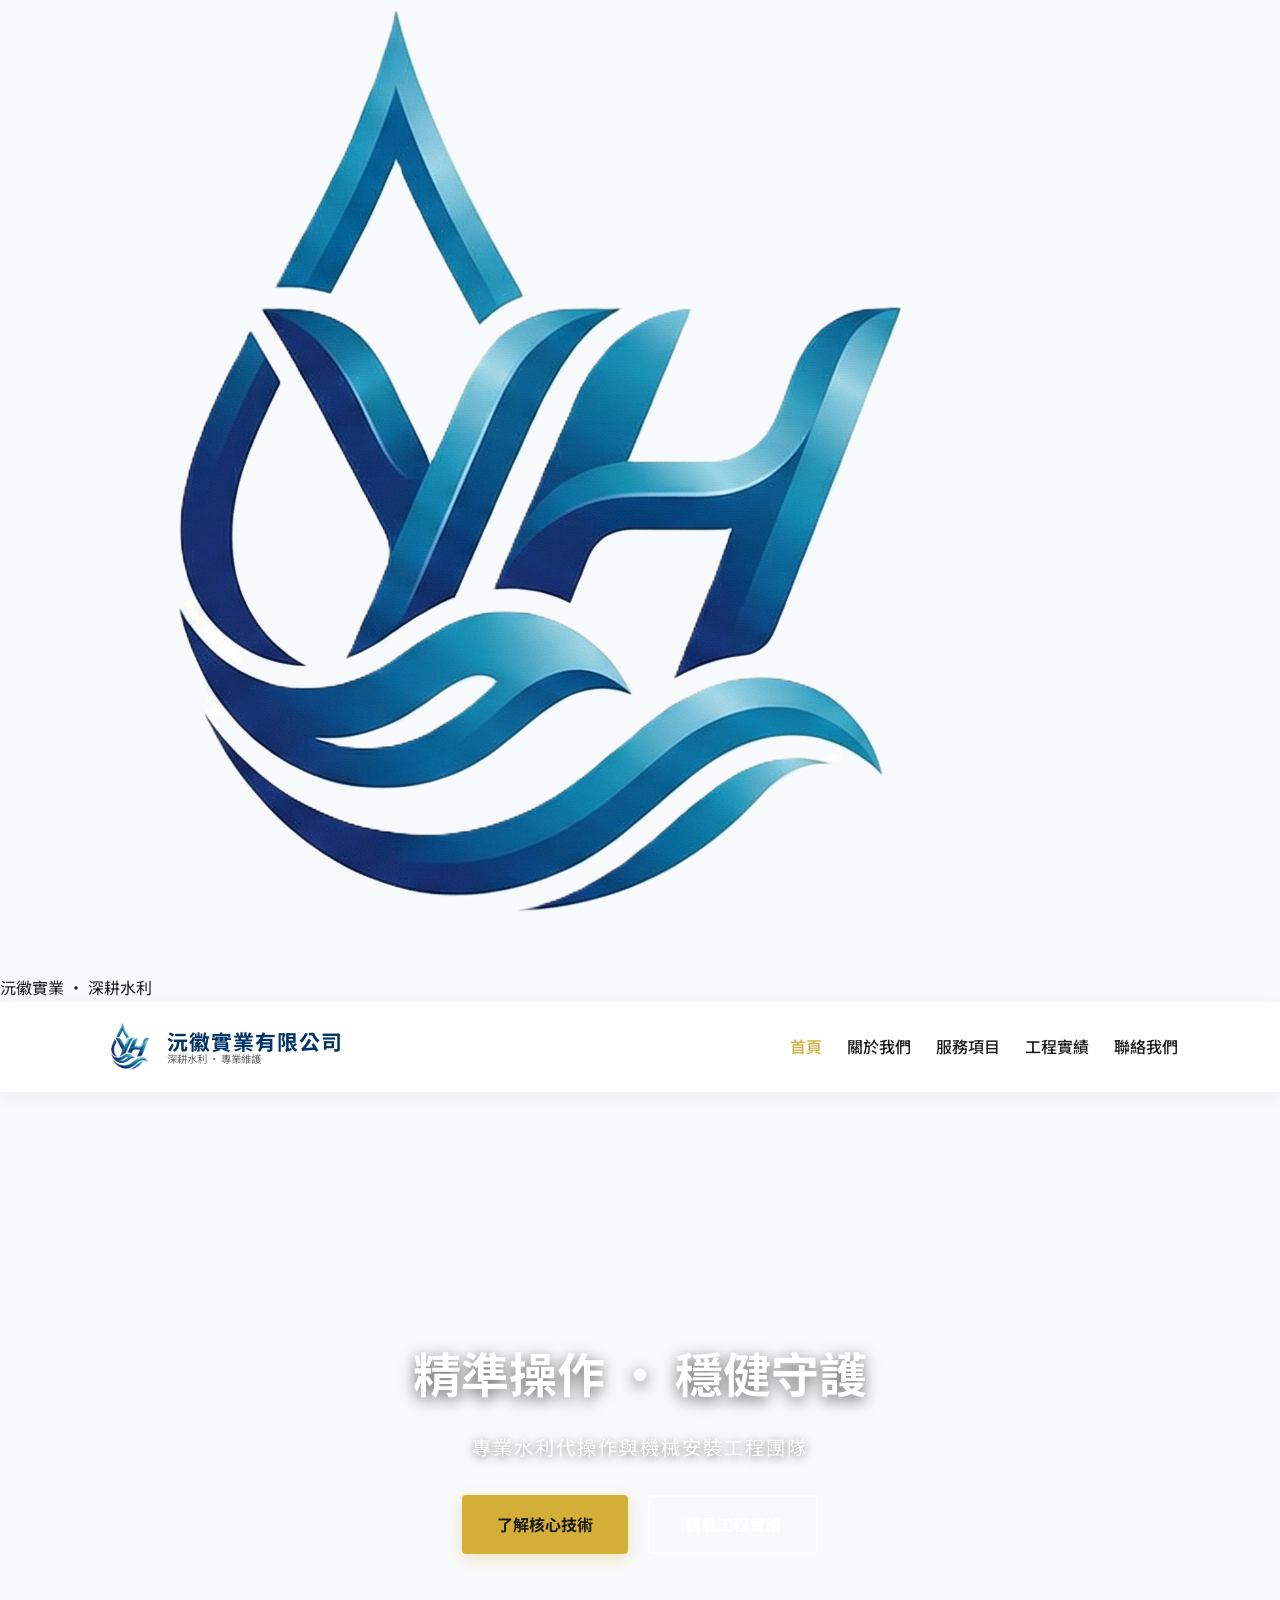
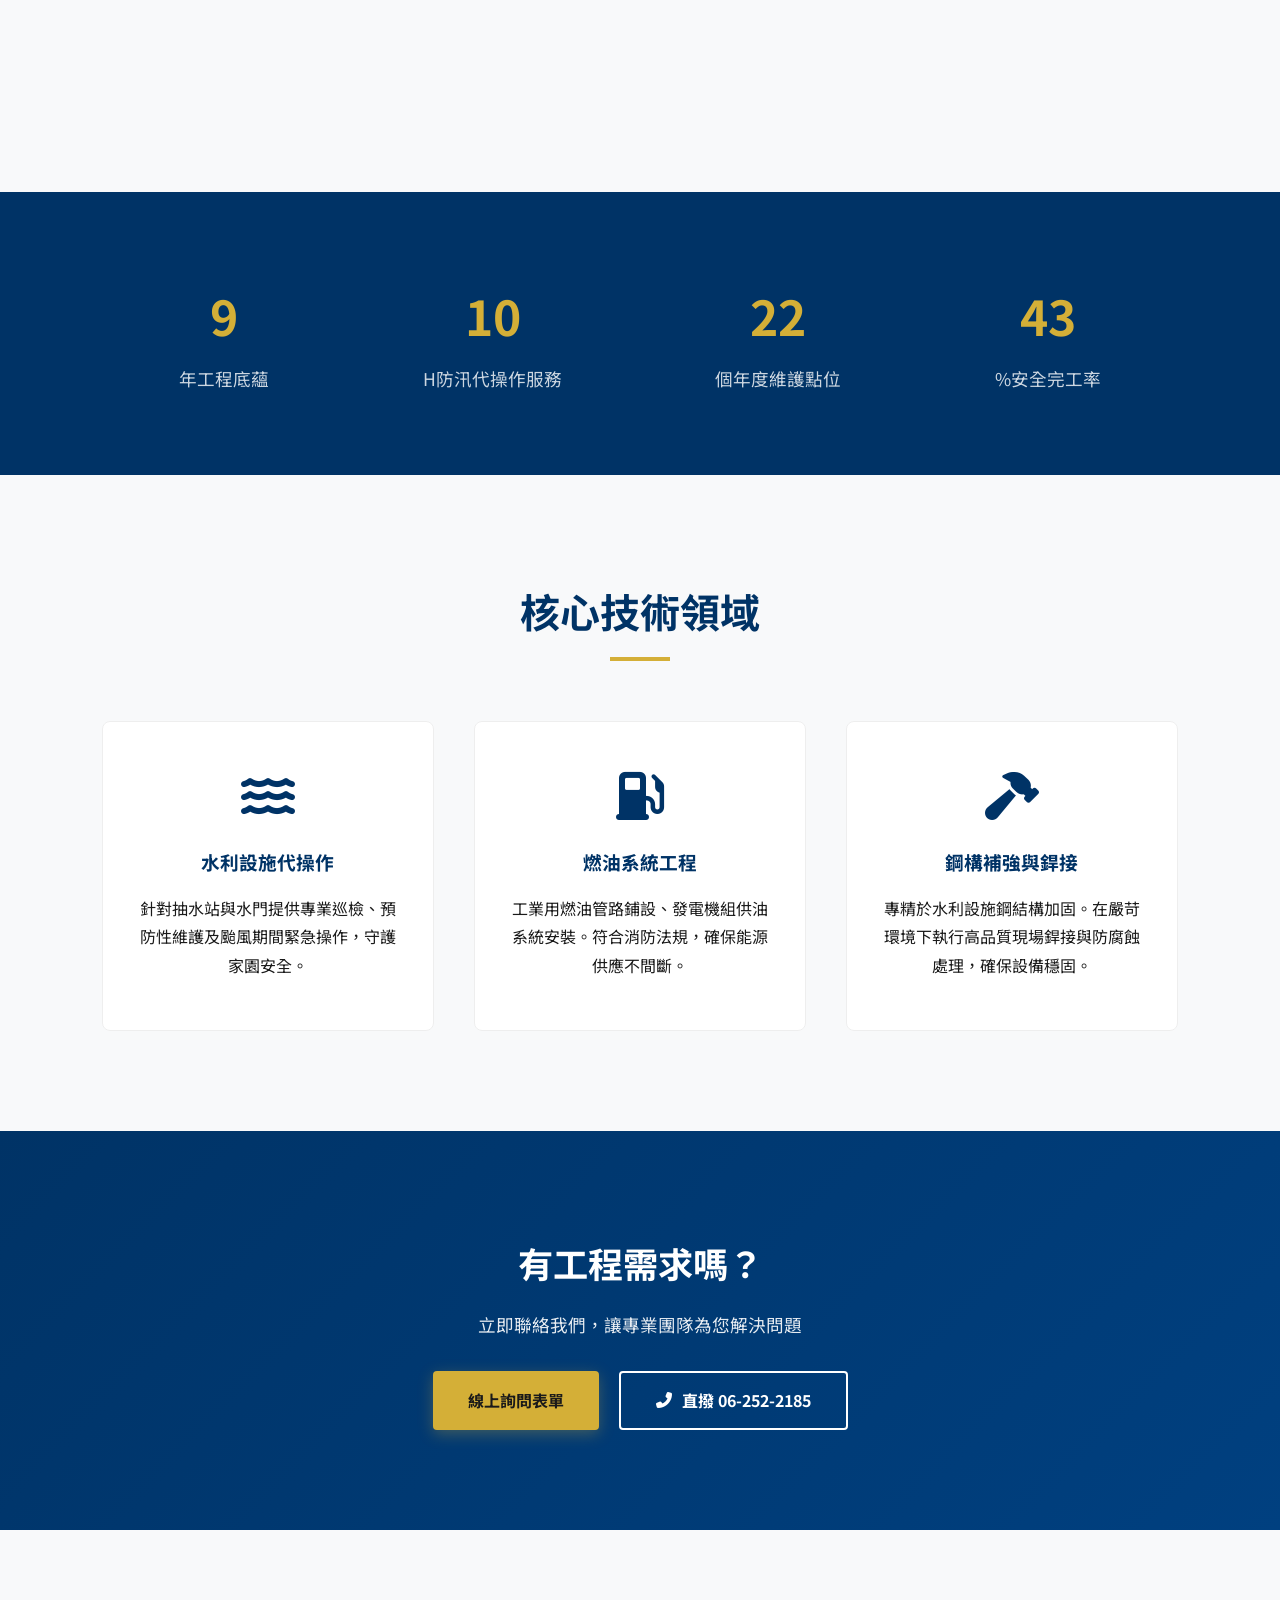
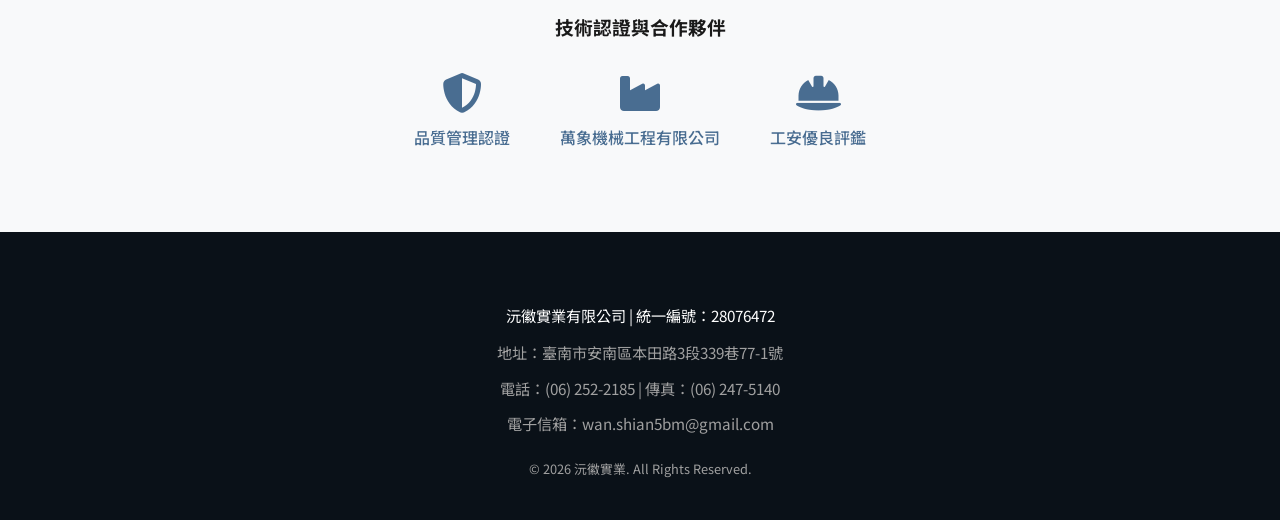
<file: index.html>
<!DOCTYPE html>
<html lang="zh-TW">
<head>
    <meta charset="UTF-8">
    <meta name="viewport" content="width=device-width, initial-scale=1.0">
    <title>沅徽實業有限公司 | 專業水利維護與燃油系統工程</title>
    <script>
        if (sessionStorage.getItem("hasSeenLoader")) {
            document.documentElement.classList.add('no-loader');
        }
    </script>
    <link href="https://fonts.googleapis.com/css2?family=Noto+Sans+TC:wght@300;500;700&display=swap" rel="stylesheet">
    <link rel="stylesheet" href="https://cdnjs.cloudflare.com/ajax/libs/font-awesome/6.4.0/css/all.min.css">
    <link rel="stylesheet" href="style.css">
    <link rel="icon" href="images/logo.png" type="image/png">
    <style>
        /* 僅保留首頁元件排版樣式，視覺效果由 style.css 統一控制 */
        .stats { background: var(--primary); color: white; padding: 60px 8%; display: flex; justify-content: space-around; flex-wrap: wrap; }
        .stat-item { text-align: center; padding: 20px; }
        .stat-item h2 { font-size: 3rem; color: var(--accent); margin-bottom: 5px; }
        .stat-item p { font-size: 1.1rem; opacity: 0.8; }

        .section { padding: 100px 8%; }
        .section-header { text-align: center; margin-bottom: 60px; }
        .section-header h2 { font-size: 2.5rem; color: var(--primary); margin-bottom: 10px; }
        .bar { width: 60px; height: 4px; background: var(--accent); margin: 0 auto; }



        .partners { background: var(--gray); padding: 80px 8%; text-align: center; }
        .partner-logos { display: flex; justify-content: center; align-items: center; gap: 50px; flex-wrap: wrap; opacity: 0.7; margin-top: 30px; }
        .partner-logos span { text-align: center; font-weight: 500; color: var(--primary); }
        .partner-logos i { font-size: 2.5rem; margin-bottom: 10px; display: block; }
    </style>
</head>
<body>
<div id="loader-wrapper">
    <div class="loader-content">
        <div class="ripple-container">
            <img src="images/logo.png" alt="沅徽實業" class="loader-logo">
            <div class="ripple"></div>
            <div class="ripple"></div>
            <div class="ripple"></div>
        </div>
        <p class="loader-text">沅徽實業 · 深耕水利</p>
    </div>
</div>
    <nav>
<a href="./" class="logo">
    <img src="images/logo.png" alt="沅徽實業 Logo" class="logo-img">
    
    <div class="logo-text">
        <b>沅徽實業有限公司</b>
        <span>深耕水利 · 專業維護</span>
    </div>
</a>
        <ul class="nav-links">
            <li><a href="./" style="color:var(--accent)">首頁</a></li>
            <li><a href="about.html">關於我們</a></li>
            <li><a href="services.html">服務項目</a></li>
            <li><a href="projects.html">工程實績</a></li>
            <li><a href="contact.html">聯絡我們</a></li>
        </ul>
    </nav>

    <section class="hero">
        <div class="hero-content anim">
            <h1>精準操作 · 穩健守護</h1>
            <p>專業水利代操作與機械安裝工程團隊</p>
            <div class="hero-btns">
                <a href="#services" class="btn-primary">了解核心技術</a>
                <a href="projects.html" class="btn-outline">觀看工程實績</a>
            </div>
        </div>
    </section>

    <section class="stats">
        <div class="stat-item"><h2 class="count anim" data-to="20">0</h2><p>年工程底蘊</p></div>
        <div class="stat-item"><h2 class="count anim" data-to="24">0</h2><p>H防汛代操作服務</p></div>
        <div class="stat-item"><h2 class="count anim" data-to="50">0</h2><p>個年度維護點位</p></div>
        <div class="stat-item"><h2 class="count anim" data-to="100">0</h2><p>%安全完工率</p></div>
    </section>

    <section id="services" class="section">
        <div class="section-header">
            <h2>核心技術領域</h2>
            <div class="bar"></div>
        </div>
        <div class="service-grid">
            <div class="service-card anim">
                <i class="fas fa-water"></i>
                <h3>水利設施代操作</h3>
                <p>針對抽水站與水門提供專業巡檢、預防性維護及颱風期間緊急操作，守護家園安全。</p>
            </div>
            <div class="service-card anim">
                <i class="fas fa-gas-pump"></i>
                <h3>燃油系統工程</h3>
                <p>工業用燃油管路鋪設、發電機組供油系統安裝。符合消防法規，確保能源供應不間斷。</p>
            </div>
            <div class="service-card anim">
                <i class="fas fa-hammer"></i>
                <h3>鋼構補強與銲接</h3>
                <p>專精於水利設施鋼結構加固。在嚴苛環境下執行高品質現場銲接與防腐蝕處理，確保設備穩固。</p>
            </div>
        </div>
    </section>

    <section class="section" style="background: linear-gradient(135deg, var(--primary), #004080); color: white; text-align: center;">
        <h2 style="color: white; margin-bottom: 15px; font-size: 2.2rem;">有工程需求嗎？</h2>
        <p style="font-size: 1.1rem; margin-bottom: 30px; opacity: 0.9;">立即聯絡我們，讓專業團隊為您解決問題</p>
        <div style="display: flex; justify-content: center; gap: 20px; flex-wrap: wrap;">
            <a href="contact.html" class="btn-primary">線上詢問表單</a>
            <a href="tel:062522185" class="btn-outline" style="display: inline-flex; align-items: center; gap: 10px;">
                <i class="fas fa-phone-alt"></i> 直撥 06-252-2185
            </a>
        </div>
    </section>

    <section class="partners">
        <h3>技術認證與合作夥伴</h3>
        <div class="partner-logos">
            <span><i class="fas fa-shield-alt"></i>品質管理認證</span>
            <span><i class="fas fa-industry"></i>萬象機械工程有限公司</span>
            <span><i class="fas fa-hard-hat"></i>工安優良評鑑</span>
        </div>
    </section>

    <footer>
        <p style="color:white; margin-bottom:10px;">沅徽實業有限公司 | 統一編號：28076472</p>
        <p>地址：臺南市安南區本田路3段339巷77-1號</p>
        <p>電話：(06) 252-2185 | 傳真：(06) 247-5140</p>
        <p>電子信箱：wan.shian5bm@gmail.com</p>
        <div style="margin-top:20px; font-size:0.8rem;">© 2026 沅徽實業. All Rights Reserved.</div>
    </footer>

    <script>
    document.addEventListener('DOMContentLoaded', ()=>{
        const io = new IntersectionObserver((entries)=>{
            entries.forEach(e=>{
                if(e.isIntersecting){
                    e.target.classList.add('in-view');
                    if(e.target.classList.contains('count') && !e.target.dataset.animated){
                        const to = parseInt(e.target.dataset.to||0,10);
                        const dur=1500; const t0=performance.now();
                        const step = (now)=>{
                            const p = Math.min(1,(now-t0)/dur);
                            e.target.textContent = Math.round(p*to);
                            if(p<1) requestAnimationFrame(step); else e.target.dataset.animated='1';
                        };
                        requestAnimationFrame(step);
                    }
                }
            });
        },{threshold:0.1});
        document.querySelectorAll('.anim, .count').forEach(el=> io.observe(el));
    });
    </script>
<script>
    document.addEventListener("DOMContentLoaded", function() {
        const loader = document.getElementById("loader-wrapper");
        
        // 檢查瀏覽器內部的「快閃記憶體」，看看這回合是否看過動畫
        if (sessionStorage.getItem("hasSeenLoader")) {
            // 如果看過了，直接移除動畫層，不留痕跡
            loader.style.display = "none";
        } else {
            // 如果是第一次進站，等網頁載入完畢後執行動畫
            window.addEventListener("load", function() {
                setTimeout(() => {
                    loader.classList.add("loader-hidden");
                    // 標記「已經看過了」，直到關閉瀏覽器分頁為止
                    sessionStorage.setItem("hasSeenLoader", "true");
                }, 1500);
            });
        }
    });
</script>
</body>
</html>
</file>
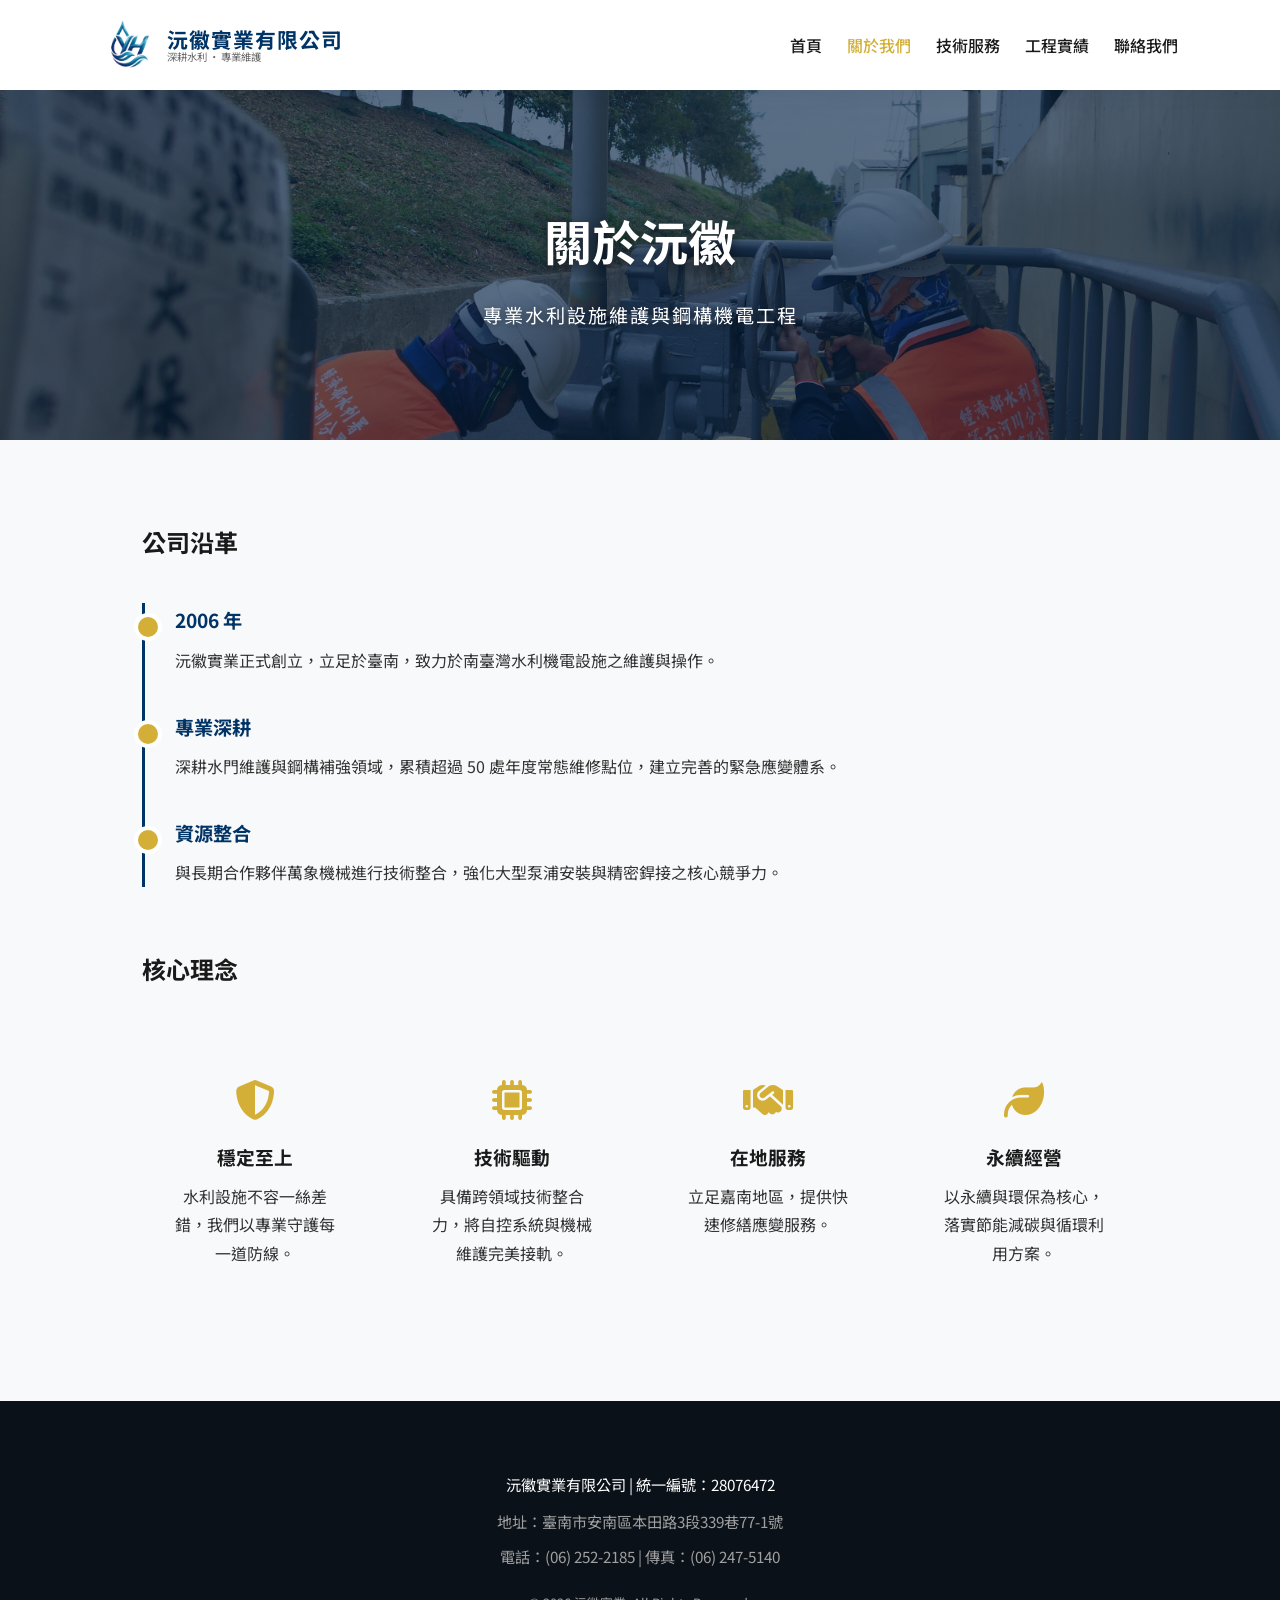
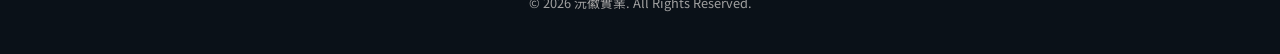
<file: about.html>
<!DOCTYPE html>
<html lang="zh-TW">
<head>
    <meta charset="UTF-8">
    <meta name="viewport" content="width=device-width, initial-scale=1.0">
    <title>關於沅徽 | 沅徽實業有限公司</title>
    <link href="https://fonts.googleapis.com/css2?family=Noto+Sans+TC:wght@300;500;700&display=swap" rel="stylesheet">
    <link rel="stylesheet" href="https://cdnjs.cloudflare.com/ajax/libs/font-awesome/6.4.0/css/all.min.css">
    <link rel="stylesheet" href="style.css">
    <link rel="icon" href="images/logo.png" type="image/png">
    <style>
        /* 關於我們頁面專屬 CSS */
        .about-container { padding: 80px 8%; max-width: 1200px; margin: 0 auto; }
        .history-timeline { border-left: 3px solid var(--primary); padding-left: 30px; margin: 40px 0; }
        .history-item { margin-bottom: 35px; position: relative; }
        .history-item::before { content: ""; position: absolute; left: -41.5px; top: 10px; width: 20px; height: 20px; background: var(--accent); border-radius: 50%; border: 4px solid white; }
        .history-year { font-weight: 700; color: var(--primary); font-size: 1.2rem; display: block; margin-bottom: 5px; }

        .vision-grid { display: grid; grid-template-columns: repeat(4, 1fr); gap: 30px; margin-top: 50px; align-items: stretch; }
        .vision-card { background: var(--gray); padding: 40px 30px; border-radius: 8px; text-align: center; transition: 0.3s; display: flex; flex-direction: column; justify-content: flex-start; }
        .vision-card:hover { transform: translateY(-5px); background: white; box-shadow: 0 10px 20px rgba(0,0,0,0.05); }
        .vision-card i { font-size: 2.5rem; color: var(--accent); margin-bottom: 20px; }

        .about-container p, .history-item p, .vision-card p {
            font-size: 1rem; line-height: 1.8; color: #333; margin-top: 8px; margin-bottom: 12px;
        }

        @media (max-width: 1100px) { .vision-grid { grid-template-columns: repeat(2, 1fr); } }
        @media (max-width: 600px) { .vision-grid { grid-template-columns: 1fr; } .vision-card { padding: 24px; } }
    </style>
</head>
<body>
    <nav>
<a href="./" class="logo">
    <img src="images/logo.png" alt="沅徽實業 Logo" class="logo-img">
    
    <div class="logo-text">
        <b>沅徽實業有限公司</b>
        <span>深耕水利 · 專業維護</span>
    </div>
</a>
        <ul class="nav-links">
            <li><a href="./">首頁</a></li>
            <li><a href="about.html" style="color:var(--accent)">關於我們</a></li>
            <li><a href="services.html">技術服務</a></li>
            <li><a href="projects.html">工程實績</a></li>
            <li><a href="contact.html">聯絡我們</a></li>
        </ul>
    </nav>

<div class="page-banner" style="background: linear-gradient(rgba(0, 31, 63, 0.6), rgba(0, 31, 63, 0.6)), url('images/about-banner.jpg'); background-size: cover; background-position: center;">
    <h1 class="anim">關於沅徽</h1>
    <p class="anim">專業水利設施維護與鋼構機電工程</p>
</div>

    <div class="about-container">
        <h2>公司沿革</h2>
<div class="history-timeline">
    <div class="history-item">
        <span class="history-year">2006 年</span>
        <p>沅徽實業正式創立，立足於臺南，致力於南臺灣水利機電設施之維護與操作。</p>
    </div>
    <div class="history-item">
        <span class="history-year">專業深耕</span>
        <p>深耕水門維護與鋼構補強領域，累積超過 50 處年度常態維修點位，建立完善的緊急應變體系。</p>
    </div>
    <div class="history-item">
        <span class="history-year">資源整合</span>
        <p>與長期合作夥伴萬象機械進行技術整合，強化大型泵浦安裝與精密銲接之核心競爭力。</p>
    </div>
</div>

        <h2 style="margin-top:60px;">核心理念</h2>
        <div class="vision-grid">
            <div class="vision-card anim"><i class="fas fa-shield-alt"></i><h3>穩定至上</h3><p>水利設施不容一絲差錯，我們以專業守護每一道防線。</p></div>
            <div class="vision-card anim"><i class="fas fa-microchip"></i><h3>技術驅動</h3><p>具備跨領域技術整合力，將自控系統與機械維護完美接軌。</p></div>
            <div class="vision-card anim"><i class="fas fa-handshake"></i><h3>在地服務</h3><p>立足嘉南地區，提供快速修繕應變服務。</p></div>
            <div class="vision-card anim"><i class="fas fa-leaf"></i><h3>永續經營</h3><p>以永續與環保為核心，落實節能減碳與循環利用方案。</p></div>
        </div>
    </div>

    <footer>
        <p style="color:white; margin-bottom:10px;">沅徽實業有限公司 | 統一編號：28076472</p>
        <p>地址：臺南市安南區本田路3段339巷77-1號</p>
        <p>電話：(06) 252-2185 | 傳真：(06) 247-5140</p>
        <div style="margin-top:20px; font-size:0.8rem;">© 2026 沅徽實業. All Rights Reserved.</div>
    </footer>

    <script>
        document.addEventListener('DOMContentLoaded', ()=>{
            const io = new IntersectionObserver((entries)=>{
                entries.forEach(e=>{ if(e.isIntersecting) e.target.classList.add('in-view'); });
            },{threshold:0.15});
            document.querySelectorAll('.anim').forEach(el=> io.observe(el));
        });
    </script>
</body>

</html>
</file>
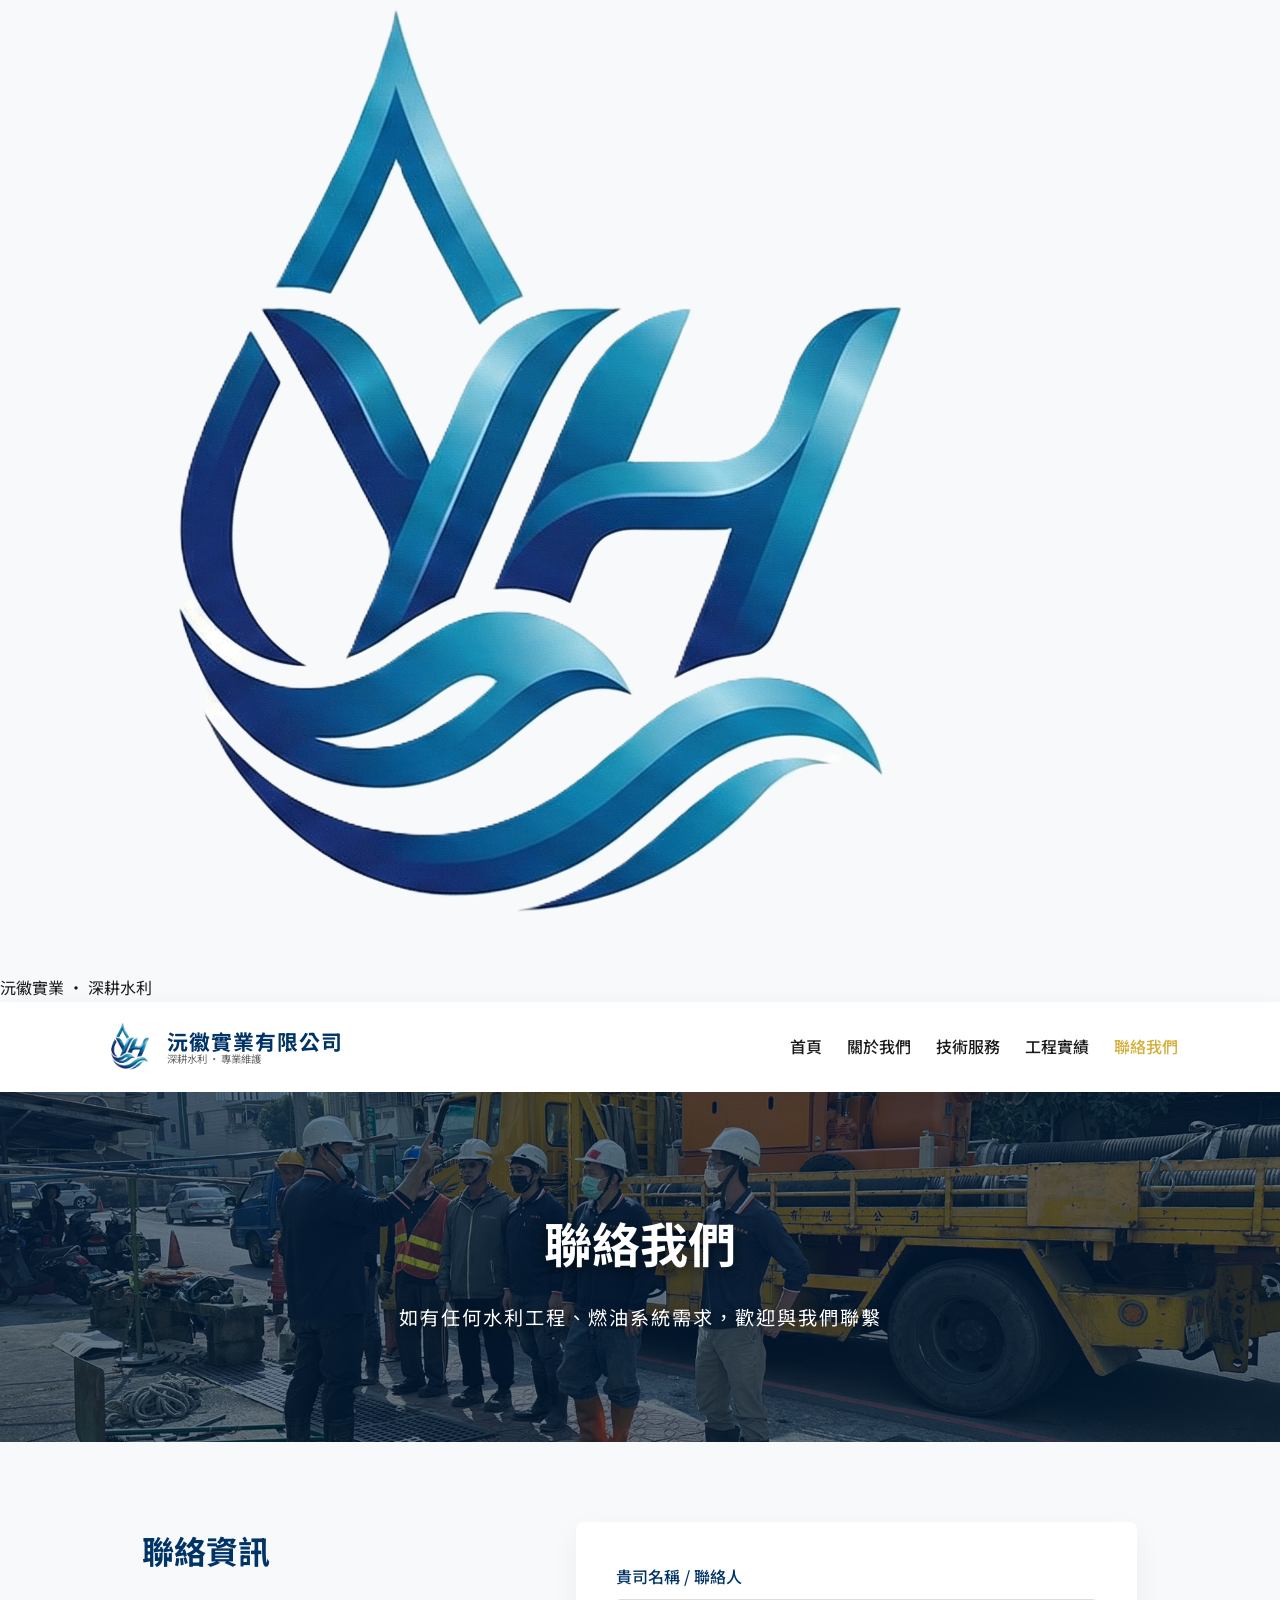
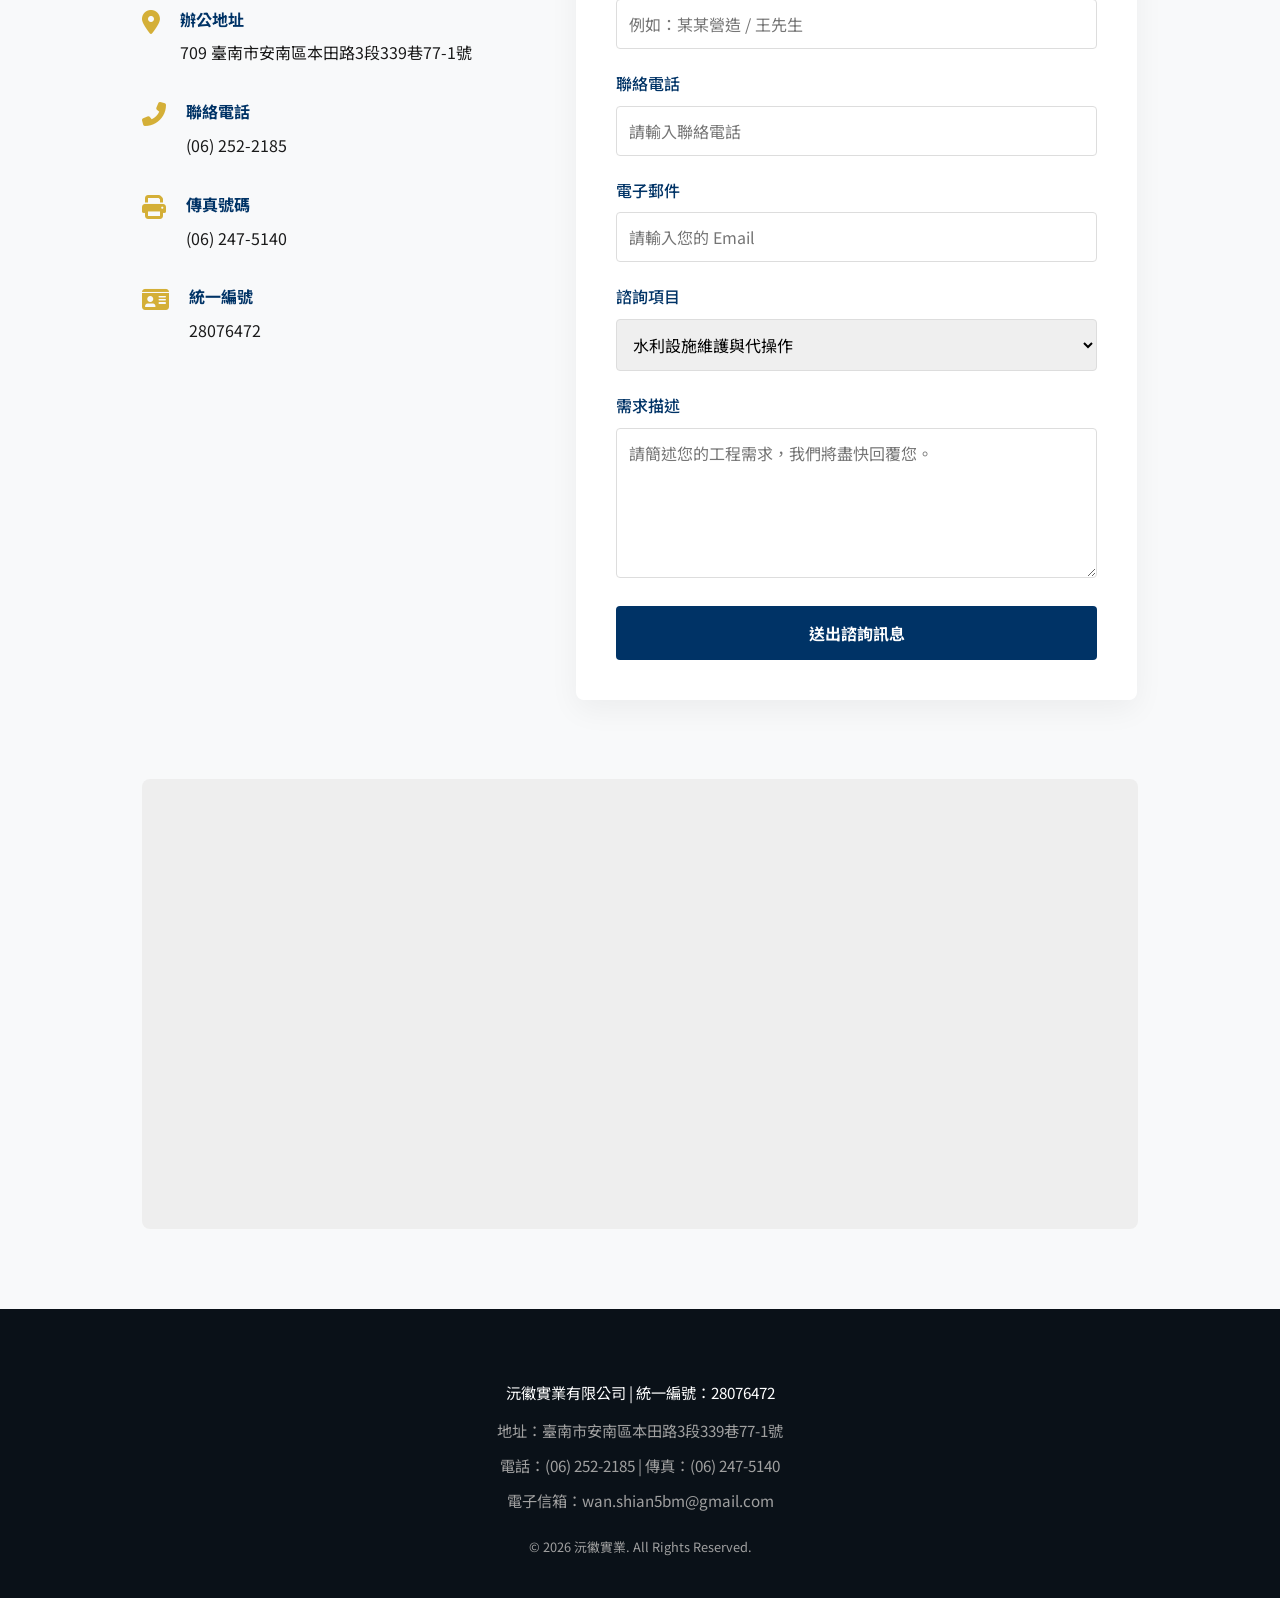
<file: contact.html>
<!DOCTYPE html>
<html lang="zh-TW">
<head>
    <meta charset="UTF-8">
    <meta name="viewport" content="width=device-width, initial-scale=1.0">
    <title>聯絡我們 | 沅徽實業有限公司</title>
    <script>
        if (sessionStorage.getItem("hasSeenLoader")) {
            document.documentElement.classList.add('no-loader');
        }
    </script>
    <link href="https://fonts.googleapis.com/css2?family=Noto+Sans+TC:wght@300;500;700&display=swap" rel="stylesheet">
    <link rel="stylesheet" href="https://cdnjs.cloudflare.com/ajax/libs/font-awesome/6.4.0/css/all.min.css">
    <link rel="stylesheet" href="style.css">
    <link rel="icon" href="images/logo.png" type="image/png">
    <style>
        /* 聯絡頁面專屬 CSS */
        .contact-container { padding: 80px 8%; max-width: 1200px; margin: 0 auto; display: grid; grid-template-columns: 1fr 1.5fr; gap: 60px; }
        .contact-info h2 { color: var(--primary); margin-bottom: 25px; font-size: 2rem; }
        .info-item { display: flex; gap: 20px; margin-bottom: 30px; }
        .info-item i { font-size: 1.5rem; color: var(--accent); margin-top: 5px; }
        .info-item h4 { color: var(--primary); margin-bottom: 5px; }

        .contact-form { background: white; padding: 40px; border-radius: 8px; box-shadow: 0 10px 30px rgba(0,0,0,0.05); }
        .form-group { margin-bottom: 20px; }
        .form-group label { display: block; margin-bottom: 8px; font-weight: 500; color: var(--primary); }
        .form-group input, .form-group textarea, .form-group select { 
            width: 100%; padding: 12px; border: 1px solid #ddd; border-radius: 4px; font-family: inherit; font-size: 1rem;
        }
        .form-group textarea { height: 150px; resize: vertical; }
        
        .submit-btn { 
            background: var(--primary); color: white; border: none; padding: 15px 30px; 
            font-size: 1rem; font-weight: bold; border-radius: 4px; cursor: pointer; transition: 0.3s; width: 100%;
        }
        .submit-btn:hover { background: var(--accent); color: var(--dark); }

        .map-section { padding: 0 8% 80px; max-width: 1200px; margin: 0 auto; }
        .map-container { height: 450px; background: #eee; border-radius: 8px; overflow: hidden; }

        @media (max-width: 900px) {
            .contact-container { grid-template-columns: 1fr; padding: 40px 8%; }
            .contact-form { padding: 25px; }
        }

        /* 確保頁尾永遠置底並橫跨全寬 */
        footer { clear: both; width: 100%; }
    </style>
</head>
<body>
<div id="loader-wrapper">
    <div class="loader-content">
        <div class="ripple-container">
            <img src="images/logo.png" alt="沅徽實業" class="loader-logo">
            <div class="ripple"></div>
            <div class="ripple"></div>
            <div class="ripple"></div>
        </div>
        <p class="loader-text">沅徽實業 · 深耕水利</p>
    </div>
</div>
    <nav>
        <a href="index.html" class="logo">
            <img src="images/logo.png" alt="沅徽實業 Logo" class="logo-img">
            <div class="logo-text">
                <b>沅徽實業有限公司</b>
                <span>深耕水利 · 專業維護</span>
            </div>
        </a>
        <ul class="nav-links">
            <li><a href="index.html">首頁</a></li>
            <li><a href="about.html">關於我們</a></li>
            <li><a href="services.html">技術服務</a></li>
            <li><a href="projects.html">工程實績</a></li>
            <li><a href="contact.html" style="color:var(--accent)">聯絡我們</a></li>
        </ul>
    </nav>

    <div class="page-banner" style="background: linear-gradient(rgba(0,31,63,0.6), rgba(0,31,63,0.6)), url('images/contact-banner.jpg'); background-size: cover; background-position: center;">
        <h1 class="anim">聯絡我們</h1>
        <p class="anim">如有任何水利工程、燃油系統需求，歡迎與我們聯繫</p>
    </div>

    <div class="contact-container">
        <div class="contact-info anim">
            <h2>聯絡資訊</h2>
            <div class="info-item">
                <i class="fas fa-map-marker-alt"></i>
                <div>
                    <h4>辦公地址</h4>
                    <p>709 臺南市安南區本田路3段339巷77-1號</p>
                </div>
            </div>
            <div class="info-item">
                <i class="fas fa-phone-alt"></i>
                <div>
                    <h4>聯絡電話</h4>
                    <p>(06) 252-2185</p>
                </div>
            </div>
            <div class="info-item">
                <i class="fas fa-print"></i>
                <div>
                    <h4>傳真號碼</h4>
                    <p>(06) 247-5140</p>
                </div>
            </div>
            <div class="info-item">
                <i class="fas fa-id-card"></i>
                <div>
                    <h4>統一編號</h4>
                    <p>28076472</p>
                </div>
            </div>
        </div>

        <form action="https://formspree.io/f/xreaewnb" method="POST" class="contact-form anim">
            <div class="form-group">
                <label>貴司名稱 / 聯絡人</label>
                <input type="text" name="公司或姓名" required placeholder="例如：某某營造 / 王先生">
            </div>
            <div class="form-group">
                <label>聯絡電話</label>
                <input type="tel" name="電話" required placeholder="請輸入聯絡電話">
            </div>
            <div class="form-group">
                <label>電子郵件</label>
                <input type="email" name="email" required placeholder="請輸入您的 Email">
            </div>
            <div class="form-group">
                <label>諮詢項目</label>
                <select name="諮詢項目">
                    <option value="水利設施">水利設施維護與代操作</option>
                    <option value="燃油系統">燃油系統與不鏽鋼管路</option>
                    <option value="鋼構銲接">鋼構補強與現場銲接</option>
                    <option value="其他">其他工程諮詢</option>
                </select>
            </div>
            <div class="form-group">
                <label>需求描述</label>
                <textarea name="需求內容" rows="5" placeholder="請簡述您的工程需求，我們將盡快回覆您。"></textarea>
            </div>
            <button type="submit" class="submit-btn">送出諮詢訊息</button>
        </form>
    </div> <section class="map-section anim">
    <div class="map-container">
        <iframe 
            src="https://www.google.com/maps/embed?pb=!1m18!1m12!1m3!1d3671.21829631322!2d120.1458883!3d23.052444!2m3!1f0!2f0!3f0!3m2!1i1024!2i768!4f13.1!3m3!1m2!1s0x346e04d498687391%3A0xc3f8e58a2d3986a!2zNzA56Ie65Y2X5biC5a6J5Y2X5Y2A5pys55Sw6Lev5LiJ5q61MzM55be3NzctMeiZnw!5e0!3m2!1szh-TW!2stw!4v1709537000000!5m2!1szh-TW!2stw" 
            width="100%" 
            height="100%" 
            style="border:0;" 
            allowfullscreen="" 
            loading="lazy" 
            referrerpolicy="no-referrer-when-downgrade">
        </iframe>
    </div>
</section>

    <footer>
        <p style="color:white; margin-bottom:10px;">沅徽實業有限公司 | 統一編號：28076472</p>
        <p>地址：臺南市安南區本田路3段339巷77-1號</p>
        <p>電話：(06) 252-2185 | 傳真：(06) 247-5140</p>
        <p>電子信箱：wan.shian5bm@gmail.com</p>
        <div style="margin-top:20px; font-size:0.8rem;">© 2026 沅徽實業. All Rights Reserved.</div>
    </footer>

    <script>
        document.addEventListener('DOMContentLoaded', ()=>{
            const io = new IntersectionObserver((entries)=>{
                entries.forEach(e=>{ if(e.isIntersecting) e.target.classList.add('in-view'); });
            },{threshold:0.15});
            document.querySelectorAll('.anim').forEach(el=> io.observe(el));
        });
    </script>
<script>
    document.addEventListener("DOMContentLoaded", function() {
        const loader = document.getElementById("loader-wrapper");
        
        // 檢查瀏覽器內部的「快閃記憶體」，看看這回合是否看過動畫
        if (sessionStorage.getItem("hasSeenLoader")) {
            // 如果看過了，直接移除動畫層，不留痕跡
            loader.style.display = "none";
        } else {
            // 如果是第一次進站，等網頁載入完畢後執行動畫
            window.addEventListener("load", function() {
                setTimeout(() => {
                    loader.classList.add("loader-hidden");
                    // 標記「已經看過了」，直到關閉瀏覽器分頁為止
                    sessionStorage.setItem("hasSeenLoader", "true");
                }, 1500);
            });
        }
    });
</script>
</body>
</html>
</file>
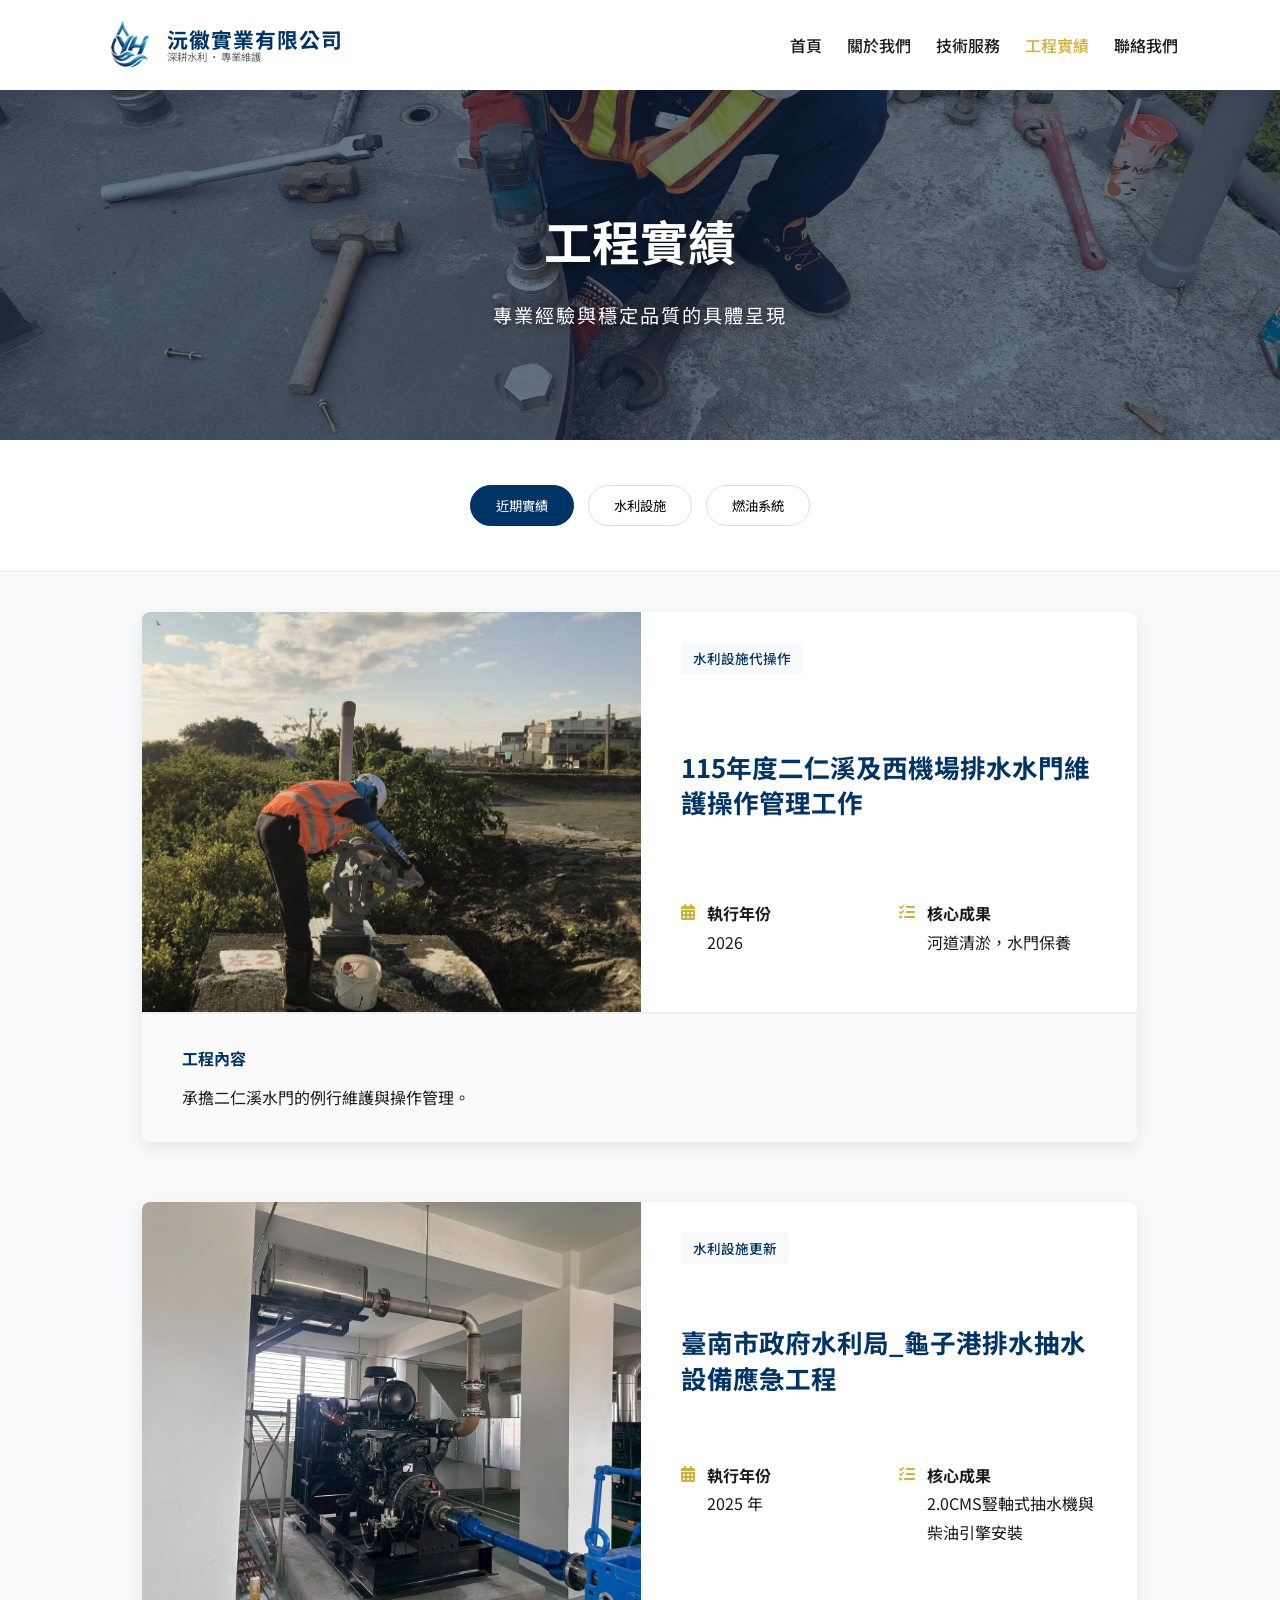
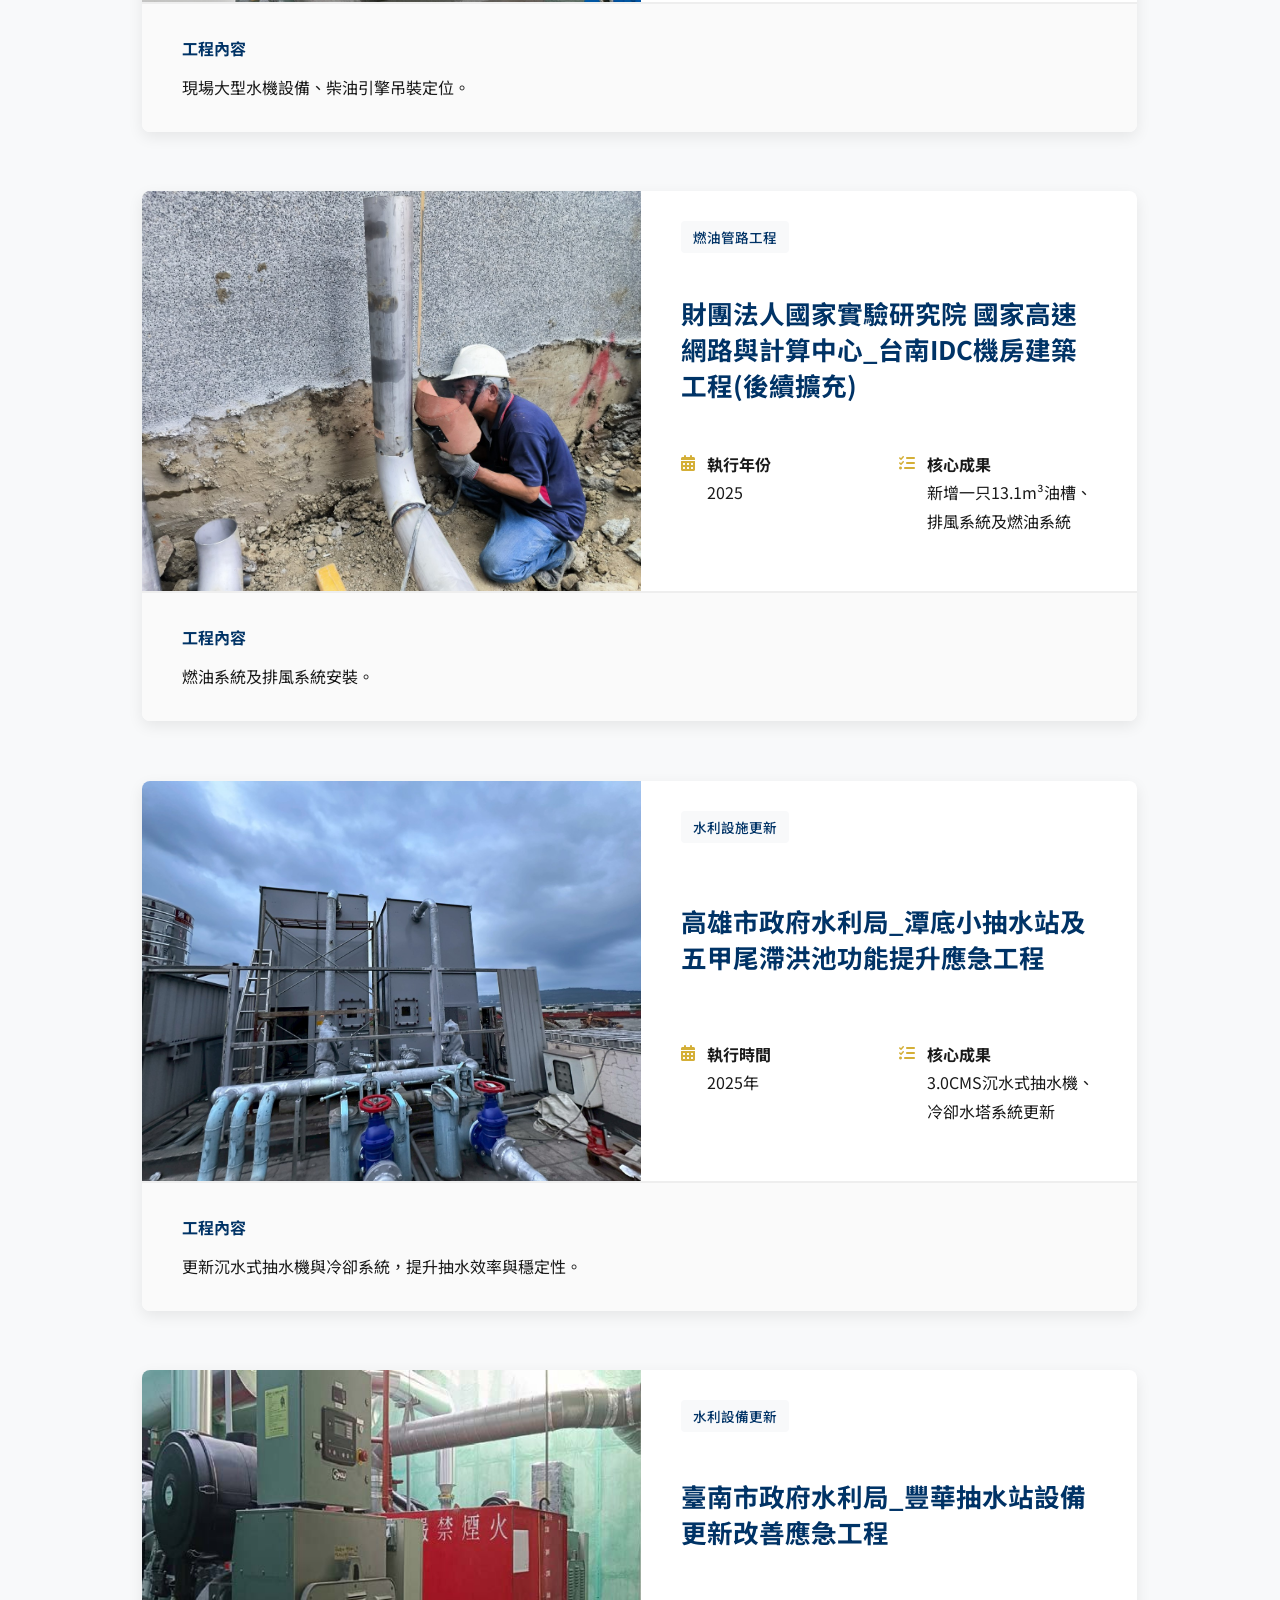
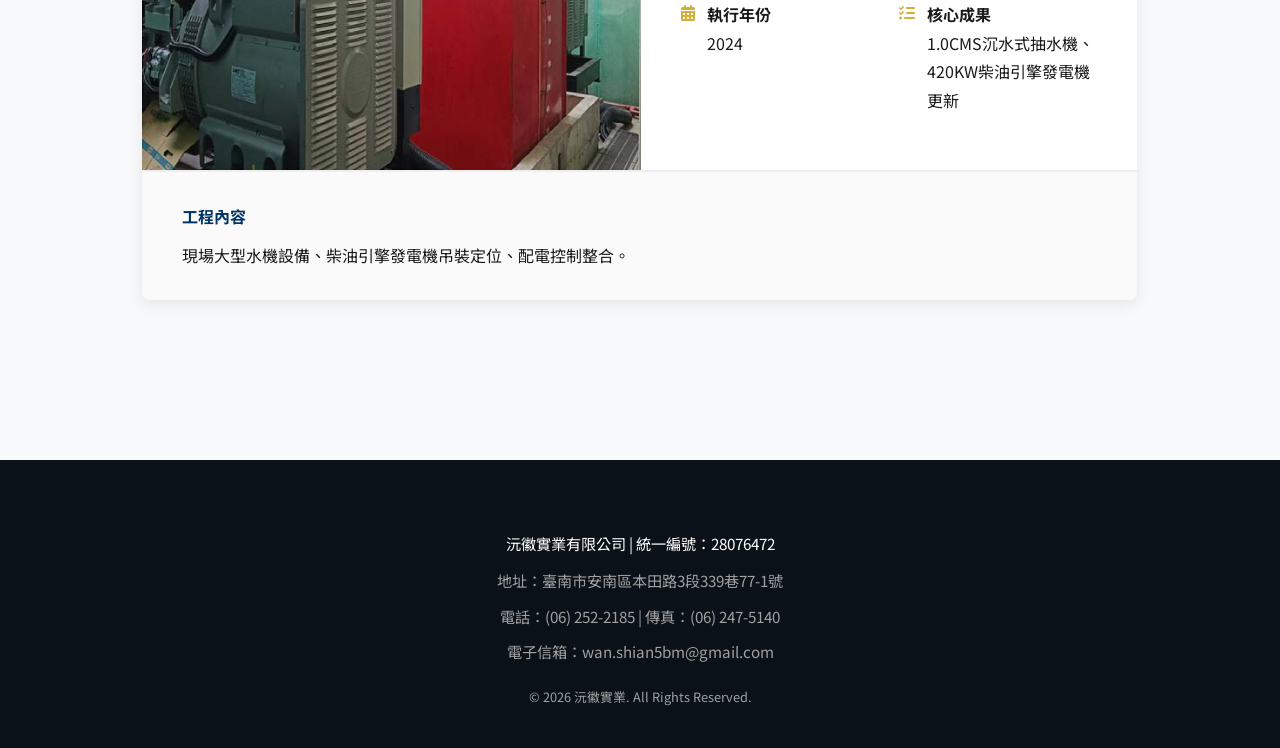
<file: projects.html>
<!DOCTYPE html>
<html lang="zh-TW">
<head>
    <meta charset="UTF-8">
    <meta name="viewport" content="width=device-width, initial-scale=1.0">
    <title>工程實績 | 沅徽實業有限公司</title>
    <link href="https://fonts.googleapis.com/css2?family=Noto+Sans+TC:wght@300;500;700&display=swap" rel="stylesheet">
    <link rel="stylesheet" href="https://cdnjs.cloudflare.com/ajax/libs/font-awesome/6.4.0/css/all.min.css">
    <link rel="stylesheet" href="style.css">
    <link rel="icon" href="images/logo.png" type="image/png">
    <style>
        .filter-buttons { text-align: center; padding: 40px 8%; background: var(--light); position: sticky; top: 90px; z-index: 900; }
        .filter-btn { padding: 10px 25px; margin: 5px; border: 1px solid #ddd; background: white; cursor: pointer; border-radius: 25px; transition: 0.3s; }
        .filter-btn.active, .filter-btn:hover { background: var(--primary); color: white; border-color: var(--primary); }

        /* 修正點：確保容器具備最大寬度並置中 */
        .projects-container { 
            padding: 40px 8% 100px; 
            max-width: 1200px; 
            margin: 0 auto !important; 
            display: block; 
        }

        .project-detail { 
            background: white; 
            border-radius: 8px; 
            margin-bottom: 60px; 
            box-shadow: 0 5px 15px rgba(0,0,0,0.08); 
            overflow: hidden; 
            display: flex; 
            flex-direction: column; 
            width: 100%; 
        }
        
        .project-header { display: flex; flex-wrap: wrap; border-bottom: 1px solid #eee; }

        .project-img { 
            flex: 1.2; 
            min-width: 300px; 
            height: 400px; 
            overflow: hidden; 
            background: #f0f0f0; 
        }

        .project-img img { 
            width: 100%; 
            height: 100%; 
            object-fit: cover; 
            transition: 0.5s; 
        }
        
        .project-info { 
            flex: 1; 
            padding: 30px 40px; 
            display: flex; 
            flex-direction: column; 
            justify-content: space-between; 
        }

        .project-tag { display: inline-block; padding: 4px 12px; background: var(--gray); color: var(--primary); border-radius: 4px; font-size: 0.85rem; margin-bottom: 15px; font-weight: 500; width: fit-content; }
        .project-info h2 { font-size: 1.6rem; color: var(--primary); margin-bottom: 20px; line-height: 1.4; }
        .project-meta { display: grid; grid-template-columns: 1fr 1fr; gap: 20px; margin-bottom: 25px; }
        .meta-item { display: flex; gap: 12px; align-items: flex-start; }
        .meta-item i { color: var(--accent); margin-top: 5px; }
        .project-desc { padding: 30px 40px; background: #fafafa; border-top: 1px solid #eee; }
        .project-desc h4 { margin-bottom: 10px; color: var(--primary); }

        @media (max-width: 900px) { .project-header { flex-direction: column; } .project-img { height: 250px; } .project-meta { grid-template-columns: 1fr; } }
    </style>
</head>
<body>
    <nav>
        <a href="./" class="logo">
            <img src="images/logo.png" alt="沅徽實業 Logo" class="logo-img">
            <div class="logo-text">
                <b>沅徽實業有限公司</b>
                <span>深耕水利 · 專業維護</span>
            </div>
        </a>
        <ul class="nav-links">
            <li><a href="./">首頁</a></li>
            <li><a href="about.html">關於我們</a></li>
            <li><a href="services.html">技術服務</a></li>
            <li><a href="projects.html" style="color:var(--accent)">工程實績</a></li>
            <li><a href="contact.html">聯絡我們</a></li>
        </ul>
    </nav>

    <div class="page-banner" style="background: linear-gradient(rgba(0,31,63,0.6), rgba(0,31,63,0.6)), url('images/projects-banner.jpg'); background-size: cover; background-position: center;">
        <h1 class="anim">工程實績</h1>
        <p class="anim">專業經驗與穩定品質的具體呈現</p>
    </div>

    <div class="filter-buttons anim">
        <button class="filter-btn active" data-filter="all">近期實績</button>
        <button class="filter-btn" data-filter="water">水利設施</button>
        <button class="filter-btn" data-filter="fuel">燃油系統</button>
    </div>

    <div class="projects-container">
        
        <div class="project-detail anim" data-category="water">
            <div class="project-header">
                <div class="project-img"><img src="images/project-water-01.jpg" alt="二仁溪"></div>
                <div class="project-info">
                    <span class="project-tag">水利設施代操作</span>
                    <h2>115年度二仁溪及西機場排水水門維護操作管理工作</h2>
                    <div class="project-meta">
                        <div class="meta-item"><i class="fas fa-calendar-alt"></i><div><h4>執行年份</h4><p>2026</p></div></div>
                        <div class="meta-item"><i class="fas fa-tasks"></i><div><h4>核心成果</h4><p>河道清淤，水門保養</p></div></div>
                    </div>
                </div>
            </div>
            <div class="project-desc">
                <h4>工程內容</h4>
                <p>承擔二仁溪水門的例行維護與操作管理。</p>
            </div>
        </div>

        <div class="project-detail anim" data-category="water">
            <div class="project-header">
                <div class="project-img"><img src="images/project-pump-update.jpg" alt="泵浦工程"></div>
                <div class="project-info">
                    <span class="project-tag">水利設施更新</span>
                    <h2>臺南市政府水利局_龜子港排水抽水設備應急工程</h2>
                    <div class="project-meta">
                        <div class="meta-item"><i class="fas fa-calendar-alt"></i><div><h4>執行年份</h4><p>2025 年</p></div></div>
                        <div class="meta-item"><i class="fas fa-tasks"></i><div><h4>核心成果</h4><p>2.0CMS豎軸式抽水機與柴油引擎安裝</p></div></div>
                    </div>
                </div>
            </div>
            <div class="project-desc">
                <h4>工程內容</h4>
                <p>現場大型水機設備、柴油引擎吊裝定位。</p>
            </div>
        </div>

        <div class="project-detail anim" data-category="fuel">
            <div class="project-header">
                <div class="project-img"><img src="images/project-fuel-pipe.jpg" alt="燃油系統"></div>
                <div class="project-info">
                    <span class="project-tag">燃油管路工程</span>
                    <h2>財團法人國家實驗研究院 國家高速網路與計算中心_台南IDC機房建築工程(後續擴充)</h2>
                    <div class="project-meta">
                        <div class="meta-item"><i class="fas fa-calendar-alt"></i><div><h4>執行年份</h4><p>2025</p></div></div>
                        <div class="meta-item"><i class="fas fa-tasks"></i><div><h4>核心成果</h4><p>新增一只13.1m³油槽、排風系統及燃油系統</p></div></div>
                    </div>
                </div>
            </div>
            <div class="project-desc">
                <h4>工程內容</h4>
                <p>燃油系統及排風系統安裝。</p>
            </div>
        </div>

        <div class="project-detail anim" data-category="water">
            <div class="project-header">
                <div class="project-img"><img src="images/project-water-02.jpg" alt="潭底小"></div>
                <div class="project-info">
                    <span class="project-tag">水利設施更新</span>
                    <h2>高雄市政府水利局_潭底小抽水站及五甲尾滯洪池功能提升應急工程</h2>
                    <div class="project-meta">
                        <div class="meta-item"><i class="fas fa-calendar-alt"></i><div><h4>執行時間</h4><p>2025年</p></div></div>
                        <div class="meta-item"><i class="fas fa-tasks"></i><div><h4>核心成果</h4><p>3.0CMS沉水式抽水機、冷卻水塔系統更新</p></div></div>
                    </div>
                </div>
            </div>
            <div class="project-desc">
                <h4>工程內容</h4>
                <p>更新沉水式抽水機與冷卻系統，提升抽水效率與穩定性。</p>
            </div>
        </div>

        <div class="project-detail anim" data-category="water">
            <div class="project-header">
                <div class="project-img">
                    <img src="images/project-new-01.jpg" alt="豐華抽水站">
                </div>
                <div class="project-info">
                    <span class="project-tag">水利設備更新</span>
                    <h2>臺南市政府水利局_豐華抽水站設備更新改善應急工程</h2>
                    <div class="project-meta">
                        <div class="meta-item">
                            <i class="fas fa-calendar-alt"></i>
                            <div><h4>執行年份</h4><p>2024</p></div>
                        </div>
                        <div class="meta-item">
                            <i class="fas fa-tasks"></i>
                            <div><h4>核心成果</h4><p>1.0CMS沉水式抽水機、420KW柴油引擎發電機更新</p></div>
                        </div>
                    </div>
                </div>
            </div>
            <div class="project-desc">
                <h4>工程內容</h4>
                <p>現場大型水機設備、柴油引擎發電機吊裝定位、配電控制整合。</p>
            </div>
        </div>

    </div> <footer>
        <p style="color:white; margin-bottom:10px;">沅徽實業有限公司 | 統一編號：28076472</p>
        <p>地址：臺南市安南區本田路3段339巷77-1號</p>
        <p>電話：(06) 252-2185 | 傳真：(06) 247-5140</p>
        <p>電子信箱：wan.shian5bm@gmail.com</p>
        <div style="margin-top:20px; font-size:0.8rem;">© 2026 沅徽實業. All Rights Reserved.</div>
    </footer>

    <script>
        document.addEventListener('DOMContentLoaded', ()=>{
            const io = new IntersectionObserver((entries)=>{
                entries.forEach(e=>{ if(e.isIntersecting) e.target.classList.add('in-view'); });
            },{threshold:0.1});
            document.querySelectorAll('.anim').forEach(el=> io.observe(el));

            const buttons = document.querySelectorAll('.filter-btn');
            const projects = document.querySelectorAll('.project-detail');
            buttons.forEach(btn => {
                btn.addEventListener('click', () => {
                    buttons.forEach(b => b.classList.remove('active'));
                    btn.classList.add('active');
                    const filter = btn.dataset.filter;
                    projects.forEach(p => {
                        if (filter === 'all' || p.dataset.category === filter) {
                            p.style.display = 'flex';
                        } else {
                            p.style.display = 'none';
                        }
                    });
                });
            });
        });
    </script>
</body>

</html>
</file>
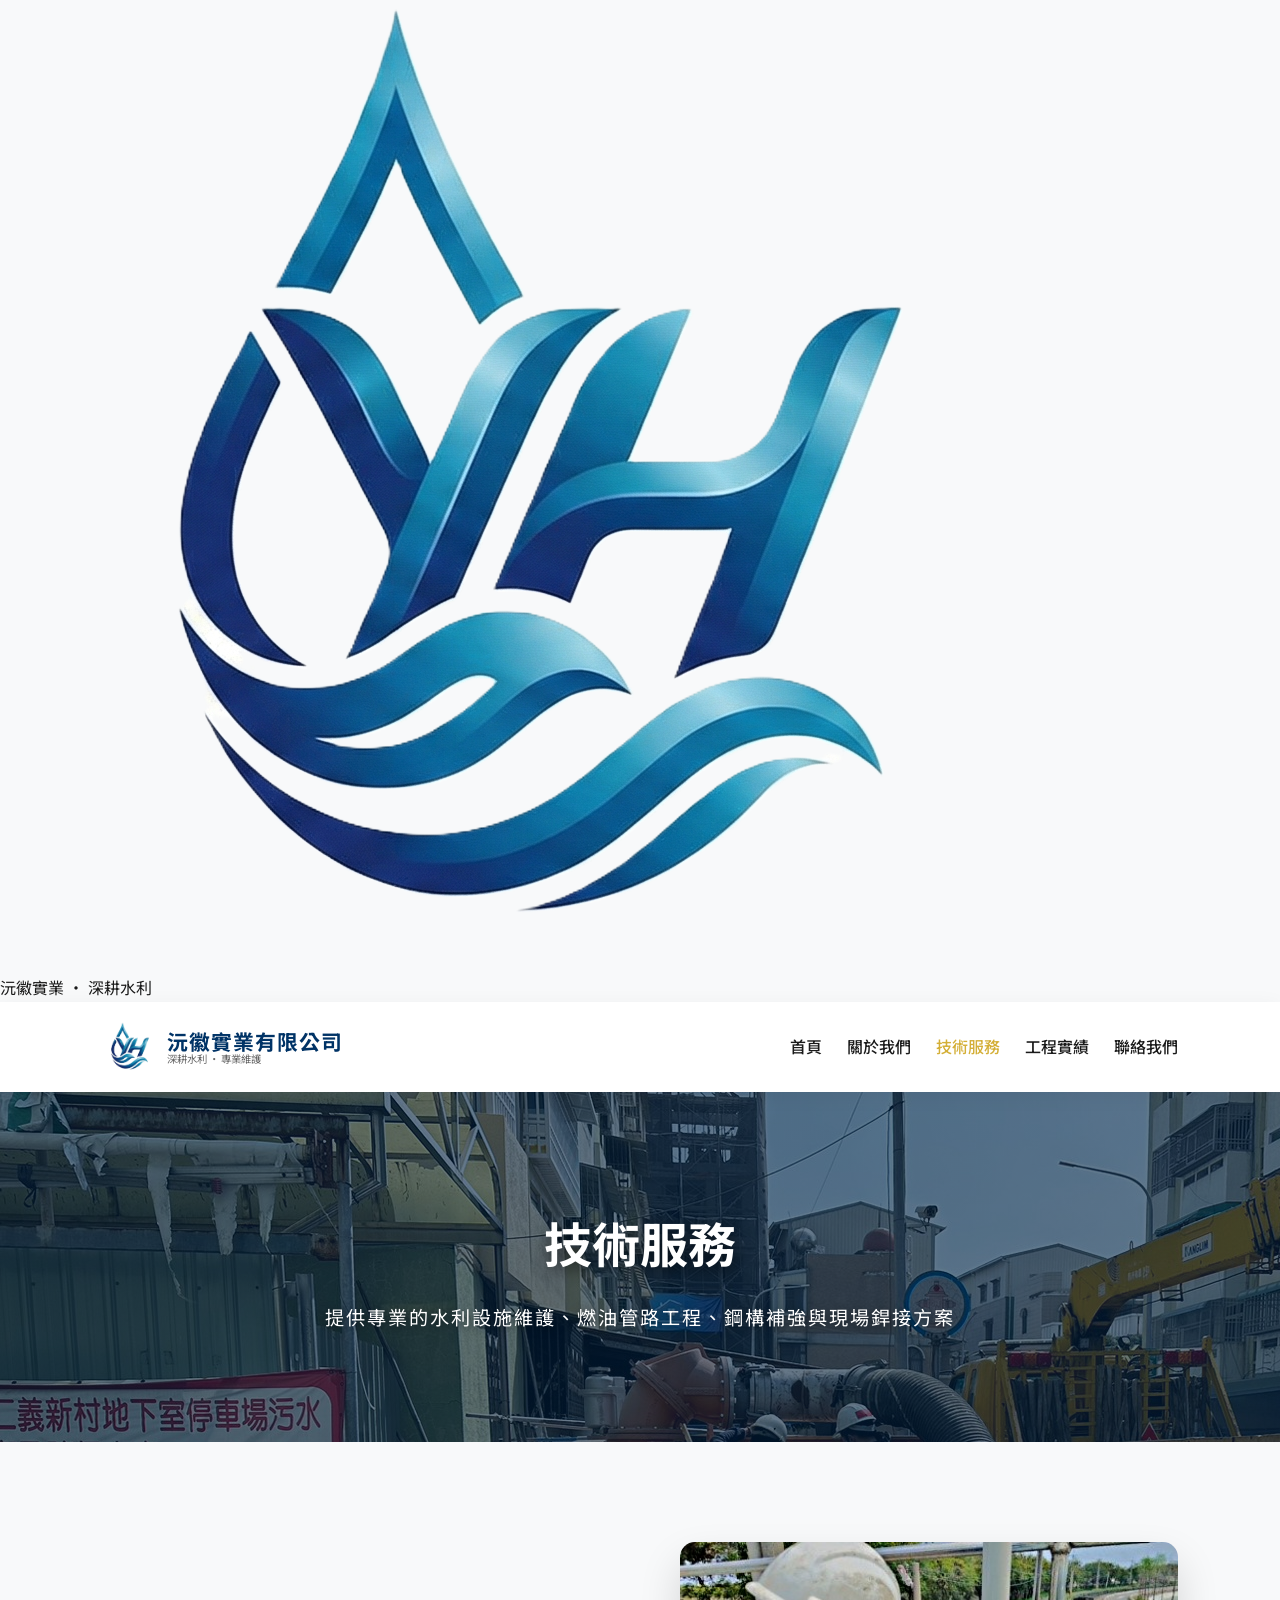
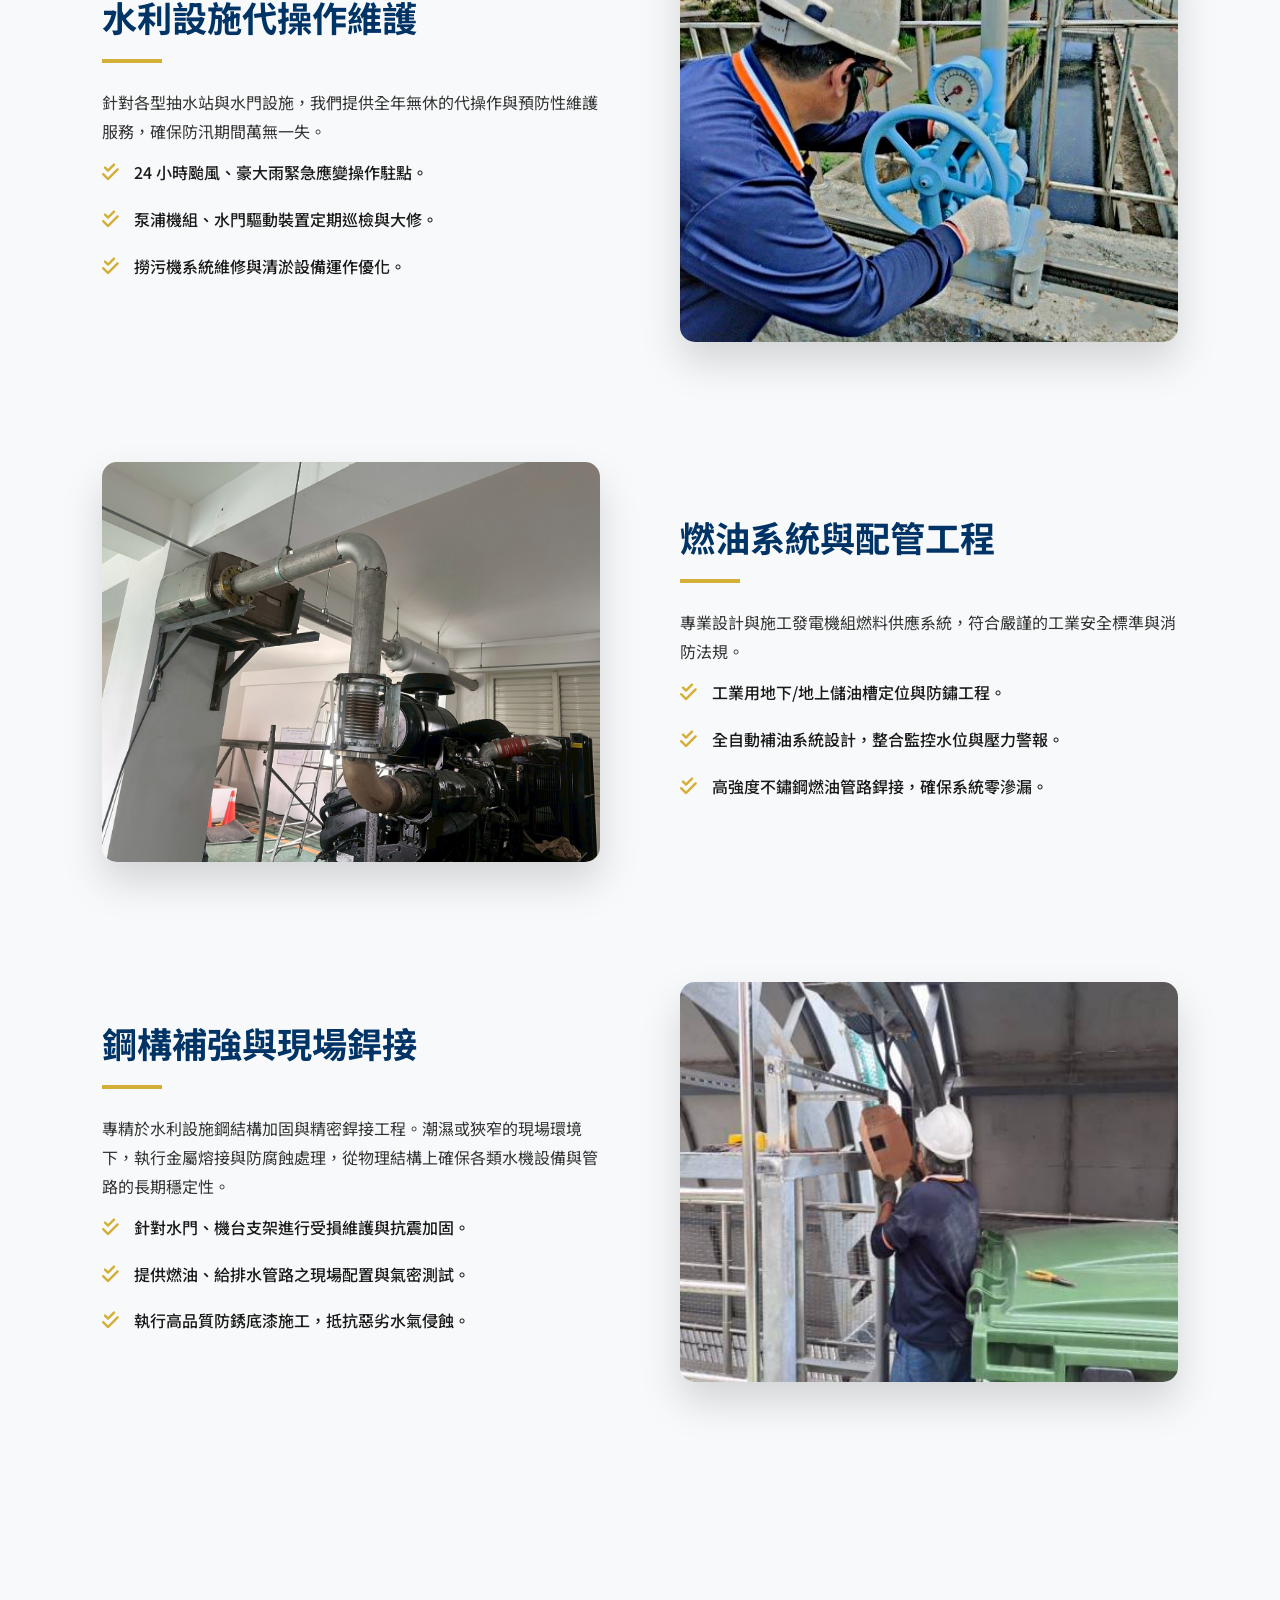
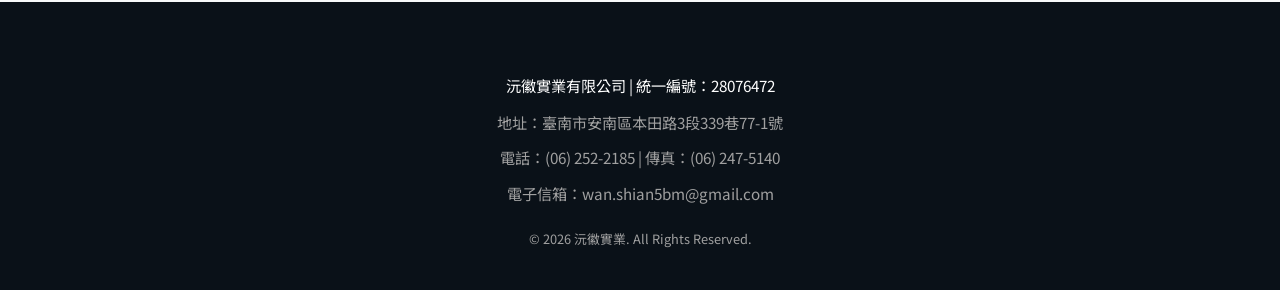
<file: services.html>
<!DOCTYPE html>
<html lang="zh-TW">
<head>
    <meta charset="UTF-8">
    <meta name="viewport" content="width=device-width, initial-scale=1.0">
    <title>技術服務 | 沅徽實業有限公司</title>
    <script>
        if (sessionStorage.getItem("hasSeenLoader")) {
            document.documentElement.classList.add('no-loader');
        }
    </script>
    <link href="https://fonts.googleapis.com/css2?family=Noto+Sans+TC:wght@300;500;700&display=swap" rel="stylesheet">
    <link rel="stylesheet" href="https://cdnjs.cloudflare.com/ajax/libs/font-awesome/6.4.0/css/all.min.css">
    <link rel="stylesheet" href="style.css">
    <link rel="icon" href="images/logo.png" type="image/png">
    <style>
        /* 服務頁面專屬 CSS */
        .service-container { 
            padding: 100px 8%; 
            max-width: 1300px; 
            margin: 0 auto; 
        }
        
        .service-row { 
            display: flex; 
            align-items: center; 
            gap: 80px; 
            margin-bottom: 120px; 
        }

        .service-row:nth-child(even) { 
            flex-direction: row-reverse; 
        }

        .service-text { flex: 1; }
        
        .service-img { 
            flex: 1; 
            height: 400px; 
            overflow: hidden;
            border-radius: 15px;
            box-shadow: 0 20px 40px rgba(0,0,0,0.15);
        }

        .service-img img { 
            width: 100%; 
            height: 100%; 
            object-fit: cover; 
            transition: transform 0.5s ease;
        }

        .service-row:hover .service-img img {
            transform: scale(1.05);
        }

        .service-text h2 { 
            color: var(--primary); 
            font-size: 2.2rem; 
            margin-bottom: 25px; 
            position: relative;
            padding-bottom: 15px;
        }

        .service-text h2::after {
            content: "";
            position: absolute;
            left: 0;
            bottom: 0;
            width: 60px;
            height: 4px;
            background: var(--accent);
        }

        .service-text p {
            font-size: 1rem;
            line-height: 1.8;
            color: #333;
            margin-top: 8px;
            margin-bottom: 12px;
        }

        .service-text ul { list-style: none; }
        .service-text ul li { 
            margin-bottom: 18px; 
            display: flex; 
            align-items: flex-start; 
            font-weight: 500;
        }
        
        .service-text ul li i { 
            color: var(--accent); 
            margin-right: 15px; 
            margin-top: 5px; 
            font-size: 1.2rem;
        }

        @media (max-width: 992px) {
            .service-row, .service-row:nth-child(even) { 
                flex-direction: column; 
                gap: 40px;
                margin-bottom: 80px;
            }
            .service-img { width: 100%; height: 300px; }
            .service-text { text-align: center; }
            .service-text h2::after { left: 50%; transform: translateX(-50%); }
            .service-text ul li { justify-content: center; }
        }
    </style>
</head>
<body>
<div id="loader-wrapper">
    <div class="loader-content">
        <div class="ripple-container">
            <img src="images/logo.png" alt="沅徽實業" class="loader-logo">
            <div class="ripple"></div>
            <div class="ripple"></div>
            <div class="ripple"></div>
        </div>
        <p class="loader-text">沅徽實業 · 深耕水利</p>
    </div>
</div>
    <nav>
<a href="index.html" class="logo">
    <img src="images/logo.png" alt="沅徽實業 Logo" class="logo-img">
    
    <div class="logo-text">
        <b>沅徽實業有限公司</b>
        <span>深耕水利 · 專業維護</span>
    </div>
</a>
        <ul class="nav-links">
            <li><a href="index.html">首頁</a></li>
            <li><a href="about.html">關於我們</a></li>
            <li><a href="services.html" style="color: var(--accent);">技術服務</a></li>
            <li><a href="projects.html">工程實績</a></li>
            <li><a href="contact.html">聯絡我們</a></li>
        </ul>
    </nav>

    <div class="page-banner" style="background: linear-gradient(rgba(0,31,63,0.6), rgba(0,31,63,0.6)), url('images/services-banner.jpg');">
        <h1 class="anim">技術服務</h1>
        <p class="anim">提供專業的水利設施維護、燃油管路工程、鋼構補強與現場銲接方案</p>
    </div>

    <div class="service-container">
        <div class="service-row">
            <div class="service-text anim">
                <h2>水利設施代操作維護</h2>
                <p>針對各型抽水站與水門設施，我們提供全年無休的代操作與預防性維護服務，確保防汛期間萬無一失。</p>
                <ul>
                    <li><i class="fas fa-check-double"></i> 24 小時颱風、豪大雨緊急應變操作駐點。</li>
                    <li><i class="fas fa-check-double"></i> 泵浦機組、水門驅動裝置定期巡檢與大修。</li>
                    <li><i class="fas fa-check-double"></i> 撈污機系統維修與清淤設備運作優化。</li>
                </ul>
            </div>
            <div class="service-img img-zoom">
                <img src="images/water-service.jpg" alt="水利工程">
            </div>
        </div>

        <div class="service-row">
            <div class="service-text anim">
                <h2>燃油系統與配管工程</h2>
                <p>專業設計與施工發電機組燃料供應系統，符合嚴謹的工業安全標準與消防法規。</p>
                <ul>
                    <li><i class="fas fa-check-double"></i> 工業用地下/地上儲油槽定位與防鏽工程。</li>
                    <li><i class="fas fa-check-double"></i> 全自動補油系統設計，整合監控水位與壓力警報。</li>
                    <li><i class="fas fa-check-double"></i> 高強度不鏽鋼燃油管路銲接，確保系統零滲漏。</li>
                </ul>
            </div>
            <div class="service-img img-zoom">
                <img src="images/fuel-system.jpg" alt="燃油系統工程">
            </div>
        </div>

        <div class="service-row">
            <div class="service-text anim">
                <h2>鋼構補強與現場銲接</h2>
                <p>專精於水利設施鋼結構加固與精密銲接工程。潮濕或狹窄的現場環境下，執行金屬熔接與防腐蝕處理，從物理結構上確保各類水機設備與管路的長期穩定性。</p>
                <ul>
                    <li><i class="fas fa-check-double"></i> 針對水門、機台支架進行受損維護與抗震加固。</li>
                    <li><i class="fas fa-check-double"></i> 提供燃油、給排水管路之現場配置與氣密測試。</li>
                    <li><i class="fas fa-check-double"></i> 執行高品質防銹底漆施工，抵抗惡劣水氣侵蝕。</li>
                </ul>
            </div>
            <div class="service-img img-zoom">
                <img src="images/welding-work.jpg" alt="鋼構補強">
            </div>
        </div>
    </div>

    <footer>
        <p style="color:white; margin-bottom:10px;">沅徽實業有限公司 | 統一編號：28076472</p>
        <p>地址：臺南市安南區本田路3段339巷77-1號</p>
        <p>電話：(06) 252-2185 | 傳真：(06) 247-5140</p>
        <p>電子信箱：wan.shian5bm@gmail.com</p>
        <div style="margin-top:20px; font-size:0.8rem;">© 2026 沅徽實業. All Rights Reserved.</div>
    </footer>

    <script>
    document.addEventListener('DOMContentLoaded', ()=>{
        const io = new IntersectionObserver((entries)=>{
            entries.forEach(e=>{ if(e.isIntersecting) e.target.classList.add('in-view'); });
        },{threshold:0.15});
        document.querySelectorAll('.anim').forEach(el=> io.observe(el));
    });
    </script>
<script>
    document.addEventListener("DOMContentLoaded", function() {
        const loader = document.getElementById("loader-wrapper");
        
        // 檢查瀏覽器內部的「快閃記憶體」，看看這回合是否看過動畫
        if (sessionStorage.getItem("hasSeenLoader")) {
            // 如果看過了，直接移除動畫層，不留痕跡
            loader.style.display = "none";
        } else {
            // 如果是第一次進站，等網頁載入完畢後執行動畫
            window.addEventListener("load", function() {
                setTimeout(() => {
                    loader.classList.add("loader-hidden");
                    // 標記「已經看過了」，直到關閉瀏覽器分頁為止
                    sessionStorage.setItem("hasSeenLoader", "true");
                }, 1500);
            });
        }
    });
</script>
</body>
</html>
</file>
<file: style.css>
/* style.css - 沅徽實業 質感升級整合版 */

:root { 
    --primary: #003366; 
    --primary-light: #004d99;
    --accent: #d4af37; 
    --dark: #1a1a1a; 
    --light: #ffffff; 
    --gray: #f8f9fa; 
    --anim-ease: cubic-bezier(.2,.8,.2,1);
    --glass: rgba(255, 255, 255, 0.95);
}

* { margin: 0; padding: 0; box-sizing: border-box; font-family: 'Noto Sans TC', sans-serif; }
body { line-height: 1.8; color: var(--dark); background: var(--gray); overflow-x: hidden; }

/* --- 導覽列：毛玻璃高級質感 --- */
nav { 
    background: var(--glass); 
    backdrop-filter: blur(10px); 
    display: flex; 
    justify-content: space-between; 
    align-items: center; 
    padding: 0 8%; 
    height: 90px; 
    position: sticky; 
    top: 0; 
    z-index: 1000; 
    box-shadow: 0 4px 20px rgba(0,0,0,0.05); 
    width: 100%; 
}

/* --- Logo 區塊：確保絕對水平排列 --- */
.logo { 
    display: flex !important; 
    align-items: center !important; 
    text-decoration: none !important; 
    transition: transform 0.2s ease;
}

.logo:hover {
    transform: scale(1.02);
}

/* 這是新增的圖片樣式，取代原本的 .logo-box */
.logo-img { 
    height: 50px; /* 控制 Logo 圖片高度 */
    width: auto;  /* 維持圖片比例 */
    margin-right: 15px; /* 圖片與文字的間距 */
    flex-shrink: 0 !important;
    display: block !important;
}

/* 如果你還沒刪除 HTML 裡的 logo-box，可以先把它隱藏 */
.logo-box { 
    display: none !important; 
}

.logo-text {
    display: flex !important;
    flex-direction: column !important; 
    text-decoration: none !important;
}

.logo-text b { 
    font-size: 1.3rem !important; 
    color: var(--primary) !important; 
    letter-spacing: 1px !important;
    line-height: 1.2 !important;
    white-space: nowrap !important;
}

.logo-text span { 
    font-size: 0.65rem !important; 
    color: #666 !important; 
    display: block !important;
    line-height: 1 !important;
}
.nav-links { display: flex; list-style: none; align-items: center; height: 100%; }
.nav-links li { margin-left: 25px; position: relative; }

.nav-links a { 
    text-decoration: none; 
    color: var(--dark); 
    font-weight: 500; 
    transition: 0.3s;
    padding-bottom: 5px;
}

/* 新增底線動畫 */
.nav-links a::after {
    content: '';
    position: absolute;
    width: 0;
    height: 2px;
    bottom: 25px; /* 根據導覽列高度調整 */
    left: 0;
    background-color: var(--accent);
    transition: width 0.3s ease;
}

.nav-links a:hover::after {
    width: 100%;
}

/* --- 首頁大圖區專屬 --- */
.hero { 
    height: 700px !important; 
    position: relative;
    overflow: hidden;
    color: white !important; /* 強制首頁文字為白色 */
    text-align: center; 
    display: flex; 
    flex-direction: column; 
    justify-content: center; 
    align-items: center; 
    background: linear-gradient(rgba(0, 31, 63, 0.7), rgba(0, 51, 102, 0.5)), 
                url('images/hero-bg.jpg'); 
    background-size: cover;
    background-position: center;
    background-attachment: fixed; 
}

/* --- 其他分頁 Banner 專屬 --- */
.page-banner {
    height: 350px !important;
    position: relative;
    display: flex;
    flex-direction: column;
    justify-content: center;
    align-items: center;
    color: white !important; /* 強制分頁 Banner 文字為白色 */
    text-align: center;
    /* 這裡不要放 background，我們在各別 HTML 裡面放圖片 */
}

/* 強化 Banner 上的文字，避免被背景吃掉 */
.hero h1, .page-banner h1 {
    font-size: 3rem !important;
    font-weight: 700;
    margin-bottom: 15px;
    text-shadow: 0 4px 15px rgba(0,0,0,0.6) !important; /* 增加文字陰影，讓字浮出來 */
    z-index: 5;
}

.hero p, .page-banner p {
    font-size: 1.2rem;
    letter-spacing: 2px;
    text-shadow: 0 2px 10px rgba(0,0,0,0.5) !important;
    z-index: 5;
}

/* --- 首頁 Hero 專用按鈕樣式 --- */
.hero-btns {
    display: flex;
    gap: 20px;
    justify-content: center;
    margin-top: 30px;
}

.btn-primary {
    background: var(--accent);
    color: var(--dark);
    padding: 15px 35px;
    text-decoration: none;
    font-weight: bold;
    border-radius: 4px;
    transition: 0.4s;
    box-shadow: 0 4px 15px rgba(212, 175, 55, 0.3);
}

.btn-primary:hover {
    transform: translateY(-3px);
    box-shadow: 0 8px 25px rgba(212, 175, 55, 0.5);
    background: #e5c05b;
}

.btn-outline {
    border: 2px solid var(--light);
    color: var(--light);
    padding: 13px 35px;
    text-decoration: none;
    font-weight: bold;
    border-radius: 4px;
    transition: 0.4s;
}

.btn-outline:hover {
    background: var(--light);
    color: var(--primary);
}

/* --- 通用動畫 --- */
.anim { opacity: 0; transform: translateY(30px); transition: all 0.8s var(--anim-ease); will-change: opacity, transform; }
.anim.in-view { opacity: 1; transform: translateY(0); }

/* --- 專案實績修正 (解決空白規則集報錯) --- */
.meta-item div { 
    flex: 1; 
    min-width: 0; 
}

/* --- 頁尾：深邃質感 --- */
footer { 
    background: #0a1118; 
    color: #a0a0a0; 
    padding: 70px 8% 40px; 
    text-align: center; 
    font-size: 0.95rem;
}
footer p { margin-bottom: 8px; }
/* --- 服務卡片與網格系統 --- */
.service-grid { 
    display: grid; 
    grid-template-columns: repeat(auto-fit, minmax(300px, 1fr)); 
    gap: 40px; 
}

.service-card { 
    background: #fff;
    border: 1px solid #eee; 
    padding: 50px 30px; 
    border-radius: 8px; 
    transition: all 0.4s cubic-bezier(.2,.8,.2,1); 
    position: relative; 
    text-align: center;
}

/* 懸停效果：向上浮起並增加陰影 */
.service-card:hover { 
    border-color: var(--primary); 
    box-shadow: 0 20px 40px rgba(0, 51, 102, 0.12); 
    transform: translateY(-12px); 
}

.service-card i { 
    font-size: 3rem; 
    color: var(--primary); 
    margin-bottom: 25px; 
    transition: 0.3s;
}

/* 懸停時圖示變色並放大 */
.service-card:hover i {
    transform: scale(1.1);
    color: var(--accent);
}

.service-card h3 {
    margin-bottom: 15px;
    color: var(--primary);
}
/* --- 修正原本的篩選按鈕區塊，確保括號正確 --- */
.filter-buttons {
    top: 90px; 
    background: white;
    padding: 30px 8%;
    border-bottom: 1px solid #eee;
}

/* --- 手機版徹底救援修正 (RWD) --- */
@media (max-width: 768px) {
    /* 1. 解決頁首太寬的問題 */
    nav {
        flex-direction: column !important; /* 讓 Logo 與選單上下排列 */
        height: auto !important;
        padding: 15px 0 !important;
        width: 100% !important;
    }

    .logo {
        margin-bottom: 10px;
        justify-content: center;
    }

    .nav-links {
        display: flex;
        flex-wrap: wrap; /* 讓選單按鈕自動換行，不撐寬網頁 */
        justify-content: center;
        gap: 8px;
        padding: 0 10px;
    }

    .nav-links li { margin: 0 !important; }

    /* 2. 修正 Banner 文字在手機上太大的問題 */
    .hero h1, .page-banner h1 {
        font-size: 1.8rem !important;
        padding: 0 5%;
    }

    /* 3. 防止網頁左右晃動 */
    html, body {
        overflow-x: hidden;
        width: 100%;
    }
}
</file>
